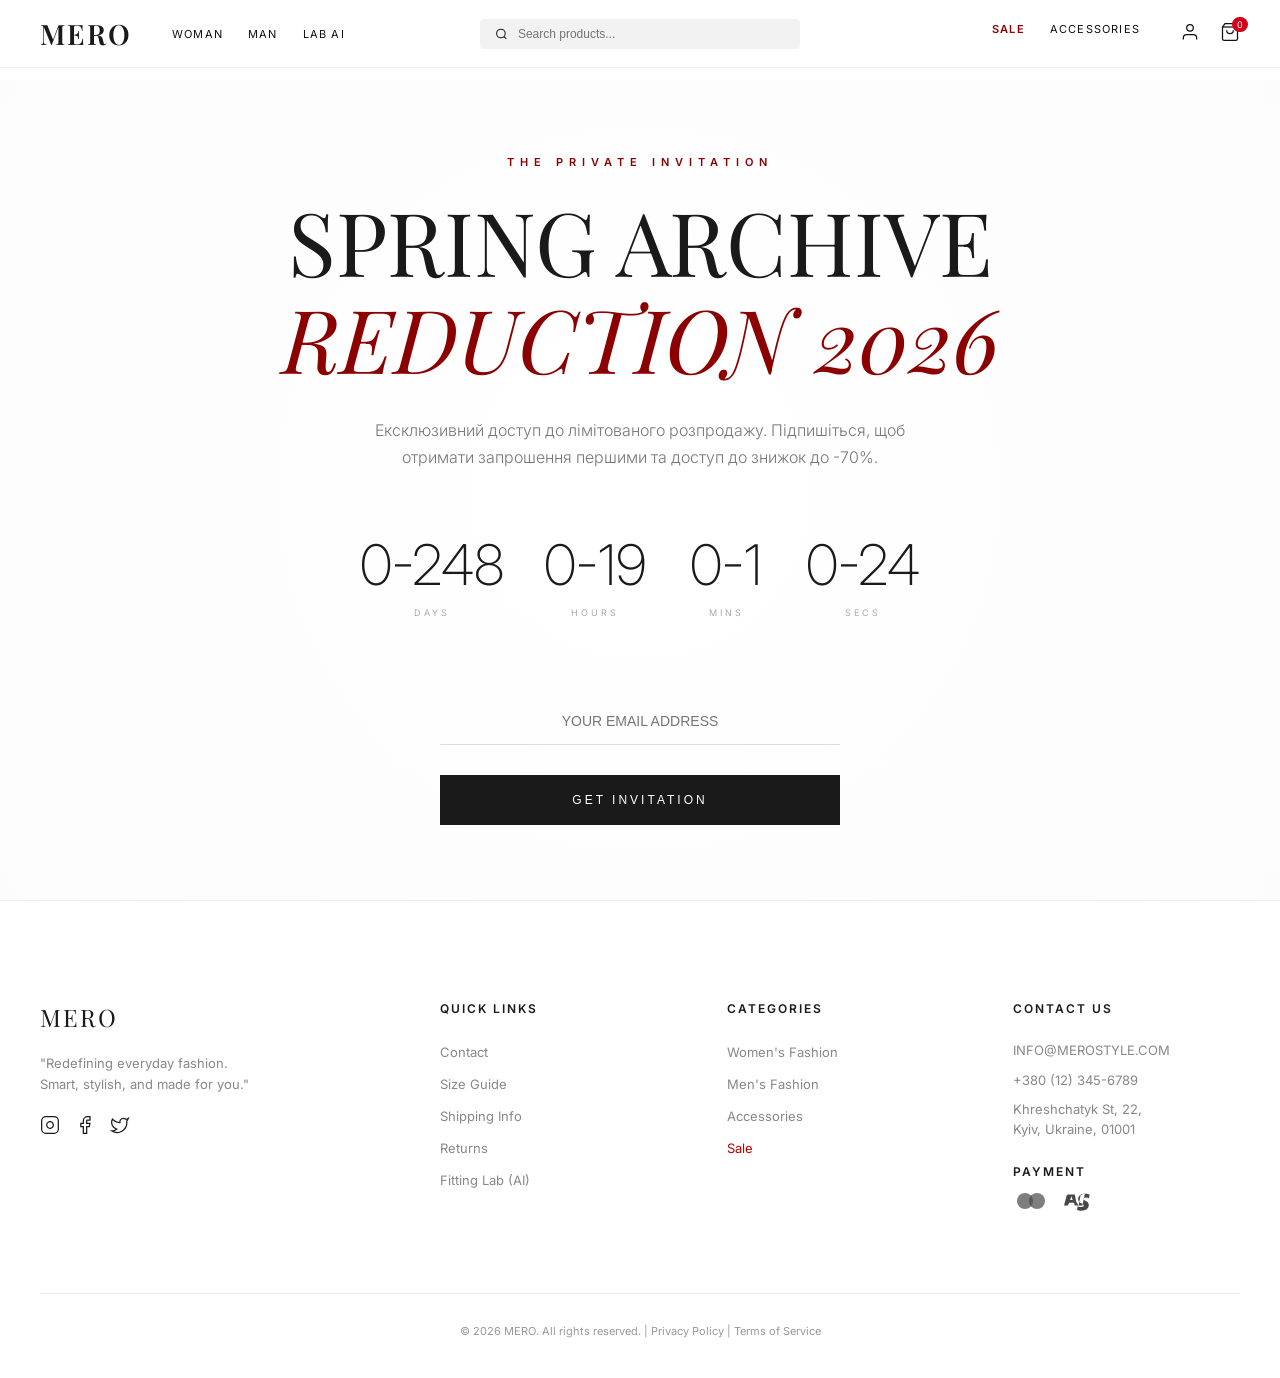
<file: promo.html>
<!DOCTYPE html>
<html lang="uk">
<head>
    <meta charset="UTF-8">
    <meta name="viewport" content="width=device-width, initial-scale=1.0">
    <title>MERO | THE ARCHIVE SALE</title>
    <link rel="stylesheet" href="style.css">
    <link href="https://fonts.googleapis.com/css2?family=Playfair+Display:ital,wght@0,400;0,700;1,400&family=Inter:wght@200;300;400;600&display=swap" rel="stylesheet">

    <style>
        :root {
            --mero-red: #8b0000;
            --mero-text: #1a1a1a;
            --mero-grey: #f4f4f4;
        }

        body.promo-centered {
            background-color: #fff;
            color: var(--mero-text);
            margin: 0;
            overflow-x: hidden;
            -webkit-font-smoothing: antialiased;
        }


        .promo-container {
            min-height: calc(100vh - 80px);
            display: flex;
            flex-direction: column;
            align-items: center;
            justify-content: center;
            text-align: center;
            padding: 40px 20px;
            margin-top: 80px;
            background: radial-gradient(circle at center, #fff 0%, #fcfcfc 100%);
        }

        .promo-badge {
            font-size: 11px;
            text-transform: uppercase;
            letter-spacing: 6px;
            color: var(--mero-red);
            margin-bottom: 24px;
            font-weight: 600;
            opacity: 0;
            animation: fadeInDown 1s forwards;
        }

        .promo-title {
            font-family: 'Playfair Display', serif;
            font-size: clamp(2.5rem, 8vw, 5.5rem);
            line-height: 1.1;
            margin-bottom: 30px;
            font-weight: 400;
            opacity: 0;
            animation: fadeInUp 1s 0.3s forwards;
        }

        .promo-title span {
            font-style: italic;
            display: block;
            color: var(--mero-red);
        }

        .promo-subtitle {
            font-size: 16px;
            color: #777;
            max-width: 550px;
            margin-bottom: 60px;
            line-height: 1.7;
            font-weight: 300;
            opacity: 0;
            animation: fadeInUp 1s 0.6s forwards;
        }


        .timer-center {
            display: flex;
            gap: 40px;
            margin-bottom: 80px;
            opacity: 0;
            animation: fadeIn 1.5s 0.9s forwards;
        }

        .t-block {
            display: flex;
            flex-direction: column;
            min-width: 80px;
        }

        .t-digit {
            font-size: clamp(2rem, 5vw, 3.5rem);
            font-weight: 200;
            font-family: 'Inter', sans-serif;
            margin-bottom: 8px;
        }

        .t-text {
            font-size: 9px;
            text-transform: uppercase;
            letter-spacing: 3px;
            color: #aaa;
        }


        .promo-form-wrap {
            width: 100%;
            max-width: 400px;
            opacity: 0;
            animation: fadeInUp 1s 1.2s forwards;
        }

        .promo-form {
            display: flex;
            flex-direction: column;
            gap: 20px;
        }

        .promo-input {
            border: none;
            border-bottom: 1px solid #ddd;
            padding: 15px 0;
            font-size: 14px;
            text-align: center;
            outline: none;
            transition: border-color 0.3s;
            background: transparent;
        }

        .promo-input:focus {
            border-bottom-color: var(--mero-red);
        }

        .promo-btn {
            background: var(--mero-text);
            color: #fff;
            border: none;
            padding: 18px 40px;
            font-size: 12px;
            letter-spacing: 3px;
            text-transform: uppercase;
            cursor: pointer;
            transition: all 0.3s cubic-bezier(0.4, 0, 0.2, 1);
            margin-top: 10px;
        }

        .promo-btn:hover {
            background: var(--mero-red);
            letter-spacing: 5px;
        }


        @keyframes fadeInUp {
            from { opacity: 0; transform: translateY(30px); }
            to { opacity: 1; transform: translateY(0); }
        }
        @keyframes fadeInDown {
            from { opacity: 0; transform: translateY(-30px); }
            to { opacity: 1; transform: translateY(0); }
        }
        @keyframes fadeIn {
            from { opacity: 0; }
            to { opacity: 1; }
        }

        @media (max-width: 600px) {
            .timer-center { gap: 20px; }
            .t-digit { font-size: 1.8rem; }
            .promo-title { font-size: 2.5rem; }
        }


        .social-icons { display: flex; gap: 15px; margin-top: 15px; }
        .social-link { color: #1a1a1a; transition: opacity 0.3s ease; display: flex; align-items: center; }
        .social-link:hover { opacity: 0.6; }
        .payment-icons { display: flex; gap: 15px; align-items: center; color: #1a1a1a; opacity: 0.8; margin-top: 10px; }
    </style>
</head>
<body class="promo-centered content-loaded">

    <header class="header">
        <div class="header-section left">
            <a href="index.html" class="logo" style="text-decoration: none; color: inherit;">MERO</a>
            <nav class="nav-links">
                <a href="catalog.html">Woman</a>
                <a href="#">Man</a>
                <a href="lab.html" class="lab-nav-link">Lab <span class="ai-badge">AI</span></a>
            </nav>
        </div>
        <div class="header-section center">
            <div class="search-bar">
                <svg width="14" height="14" viewBox="0 0 24 24" fill="none" stroke="currentColor" stroke-width="2"><circle cx="11" cy="11" r="8"></circle><line x1="21" y1="21" x2="16.65" y2="16.65"></line></svg>
                <input type="text" placeholder="Search products...">
            </div>
        </div>
        <div class="header-section right">
            <nav class="nav-links">
                <a href="promo.html" class="sale" style="color: var(--mero-red); font-weight: 600;">Sale</a>
                <a href="#">Accessories</a>
            </nav>
            <div class="header-icons">
                <a href="auth.html" class="icon-btn" id="user-icon-link" title="Sign In">
                    <svg width="20" height="20" viewBox="0 0 24 24" fill="none" stroke="currentColor" stroke-width="1.5"><path d="M20 21v-2a4 4 0 0 0-4-4H8a4 4 0 0 0-4 4v2"></path><circle cx="12" cy="7" r="4"></circle></svg>
                </a>
                <a href="#" class="icon-btn cart">
                    <svg width="20" height="20" viewBox="0 0 24 24" fill="none" stroke="currentColor" stroke-width="1.5"><path d="M6 2L3 6v14a2 2 0 0 0 2 2h14a2 2 0 0 0 2-2V6l-3-4Z"></path><line x1="3" x2="21" y1="6" y2="6"></line><path d="M16 10a4 4 0 0 1-8 0"></path></svg>
                    <span class="badge">0</span>
                </a>
            </div>
        </div>
    </header>

    <main class="promo-container">
        <span class="promo-badge">The Private Invitation</span>

        <h1 class="promo-title">
            SPRING ARCHIVE <br>
            <span>REDUCTION 2026</span>
        </h1>

        <p class="promo-subtitle">
            Ексклюзивний доступ до лімітованого розпродажу. Підпишіться, щоб отримати запрошення першими та доступ до знижок до -70%.
        </p>

        <div class="timer-center">
            <div class="t-block"><span class="t-digit" id="d">00</span><span class="t-text">Days</span></div>
            <div class="t-block"><span class="t-digit" id="h">00</span><span class="t-text">Hours</span></div>
            <div class="t-block"><span class="t-digit" id="m">00</span><span class="t-text">Mins</span></div>
            <div class="t-block"><span class="t-digit" id="s">00</span><span class="t-text">Secs</span></div>
        </div>

        <div class="promo-form-wrap">
            <form class="promo-form" onsubmit="event.preventDefault(); handleSubscribe()">
                <input type="email" class="promo-input" id="email" placeholder="YOUR EMAIL ADDRESS" required>
                <button type="submit" class="promo-btn" id="submit-btn">Get Invitation</button>
            </form>
        </div>
    </main>

    <footer class="footer">
        <div class="footer-container">
            <div class="footer-grid">
                <div class="footer-col">
                    <div class="footer-logo">MERO</div>
                    <p class="footer-desc">"Redefining everyday fashion. <br> Smart, stylish, and made for you."</p>

                    <div class="social-icons">
                        <a href="#" class="social-link" aria-label="Instagram">
                            <svg width="20" height="20" viewBox="0 0 24 24" fill="none" stroke="currentColor" stroke-width="1.5"><rect x="2" y="2" width="20" height="20" rx="5" ry="5"></rect><path d="M16 11.37A4 4 0 1 1 12.63 8 4 4 0 0 1 16 11.37z"></path><line x1="17.5" y1="6.5" x2="17.51" y2="6.5"></line></svg>
                        </a>
                        <a href="#" class="social-link" aria-label="Facebook">
                            <svg width="20" height="20" viewBox="0 0 24 24" fill="none" stroke="currentColor" stroke-width="1.5"><path d="M18 2h-3a5 5 0 0 0-5 5v3H7v4h3v8h4v-8h3l1-4h-4V7a1 1 0 0 1 1-1h3z"></path></svg>
                        </a>
                        <a href="#" class="social-link" aria-label="Twitter">
                            <svg width="20" height="20" viewBox="0 0 24 24" fill="none" stroke="currentColor" stroke-width="1.5"><path d="M22 4s-.7 2.1-2 3.4c1.6 10-9.4 17.3-18 11.6 2.2.1 4.4-.6 6-2C3 15.5.5 9.6 3 5c2.2 2.6 5.6 4.1 9 4-.9-4.2 4-6.6 7-3.8 1.1 0 3-1.2 3-1.2z"></path></svg>
                        </a>
                    </div>
                </div>
                <div class="footer-col">
                    <h4>Quick Links</h4>
                    <ul>
                        <li><a href="contact.html">Contact</a></li>
                       <li><a href="size-guide.html">Size Guide</a></li>
                        <li><a href="shipping-info.html">Shipping Info</a></li>
                       <li><a href="returns.html">Returns</a></li>
                       <li><a href="lab.html">Fitting Lab (AI)</a></li>
                    </ul>
                </div>
                <div class="footer-col">
                    <h4>Categories</h4>
                    <ul>
                        <li><a href="catalog.html">Women's Fashion</a></li>
                        <li><a href="catalog.html">Men's Fashion</a></li>
                        <li><a href="accessories.html">Accessories</a></li>
                        <li><a href="promo.html" style="color: #bc0000;">Sale</a></li>
                    </ul>
                </div>
                <div class="footer-col">
                    <h4>Contact Us</h4>
                    <p class="contact-info">INFO@MEROSTYLE.COM</p>
                    <p class="contact-info">+380 (12) 345-6789</p>
                    <p class="contact-info">Khreshchatyk St, 22, <br> Kyiv, Ukraine, 01001</p>

                    <div class="payment-methods" style="margin-top: 25px;">
                        <h4 style="margin-bottom: 5px;">Payment</h4>
                        <div class="payment-icons">
                            <svg width="36" height="24" viewBox="0 0 36 24">
                                <circle cx="12" cy="12" r="8" fill="currentColor" fill-opacity="0.7"/>
                                <circle cx="24" cy="12" r="8" fill="currentColor" fill-opacity="0.7"/>
                            </svg>
                            <svg width="36" height="24" viewBox="0 0 36 24" fill="currentColor">
                                <path d="M14.5 16.5l2.4-11.4h3.9l-2.4 11.4h-3.9zm11.4-11.1c-1.1-.3-2.9-.6-4.7-.6-4.2 0-7.1 2.3-7.1 5.5 0 2.3 2.1 3.6 3.6 4.3 1.5.8 2 1.3 2 1.9 0 1-1.2 1.6-2.4 1.6-1.7 0-2.6-.2-3.7-.8l-.5 3.7c.9.5 2.5.8 4.3.8 4.5 0 7.4-2.2 7.4-5.7 0-1.9-1.1-3.2-3.4-4.3-1.4-.7-2-1.2-2-1.8 0-.6.8-1.4 2.3-1.4 1.4 0 2.5.3 3.3.7l.5-3.5zm-13.7 7.4l-1.4-7.4H4.3c-.7 0-1.3.4-1.6 1l-2.7 10h4.1s.7-2 .9-2.6h5.1c.1.6.6 2.6.6 2.6h3.8zm-4.8-5.5l1.3 3.6H6.1l1.3-3.6z"/>
                            </svg>
                        </div>
                    </div>
                </div>
            </div>
            <div class="footer-bottom">
                <p>© 2026 MERO. All rights reserved. | <a href="#">Privacy Policy</a> | <a href="#">Terms of Service</a></p>
            </div>
        </div>
    </footer>

    <script src="script.js"></script>

    <div class="cart-overlay" id="cart-overlay"></div>
    <div class="side-cart" id="side-cart">
        <div class="cart-header">
            <h2 class="cart-title">YOUR BAG (<span id="cart-count-title">0</span>)</h2>
            <button class="close-cart" id="close-cart">✕ CLOSE</button>
        </div>
        <div class="cart-items" id="cart-items-container">
            <p class="empty-msg">Your bag is currently empty.</p>
        </div>
        <div class="cart-footer">
            <div class="cart-total">
                <span>SUBTOTAL</span>
                <span id="cart-subtotal">0 UAH</span>
            </div>
            <p class="shipping-note">Shipping & taxes calculated at checkout.</p>
            <button class="btn-black checkout-btn">CHECKOUT</button>
            <a href="catalog.html" class="continue-shopping">Continue Shopping</a>
        </div>
    </div>

    <script>

        document.addEventListener('DOMContentLoaded', () => {
            const header = document.querySelector('.header');
            window.addEventListener('scroll', () => {
                if (window.scrollY > 50) {
                    header.style.background = 'rgba(255, 255, 255, 0.95)';
                    header.style.boxShadow = '0 2px 20px rgba(0,0,0,0.05)';
                } else {
                    header.style.background = '#fff';
                    header.style.boxShadow = 'none';
                }
            });
        });


        function updateTimer() {

            const targetDate = new Date('April 01, 2026 00:00:00').getTime();
            const now = new Date().getTime();
            const diff = targetDate - now;

            const d = Math.floor(diff / (1000 * 60 * 60 * 24));
            const h = Math.floor((diff % (1000 * 60 * 60 * 24)) / (1000 * 60 * 60));
            const m = Math.floor((diff % (1000 * 60 * 60)) / (1000 * 60));
            const s = Math.floor((diff % (1000 * 60)) / 1000);

            document.getElementById('d').innerText = d < 10 ? '0'+d : d;
            document.getElementById('h').innerText = h < 10 ? '0'+h : h;
            document.getElementById('m').innerText = m < 10 ? '0'+m : m;
            document.getElementById('s').innerText = s < 10 ? '0'+s : s;
        }

        function handleSubscribe() {
            const btn = document.getElementById('submit-btn');
            btn.innerText = 'INVITATION SENT';
            btn.style.background = '#8b0000';
            setTimeout(() => {
                alert('Дякуємо! Ми надішлемо ваше запрошення найближчим часом.');
            }, 500);
        }

        setInterval(updateTimer, 1000);
        updateTimer();
    </script>
</body>
</html>
</file>
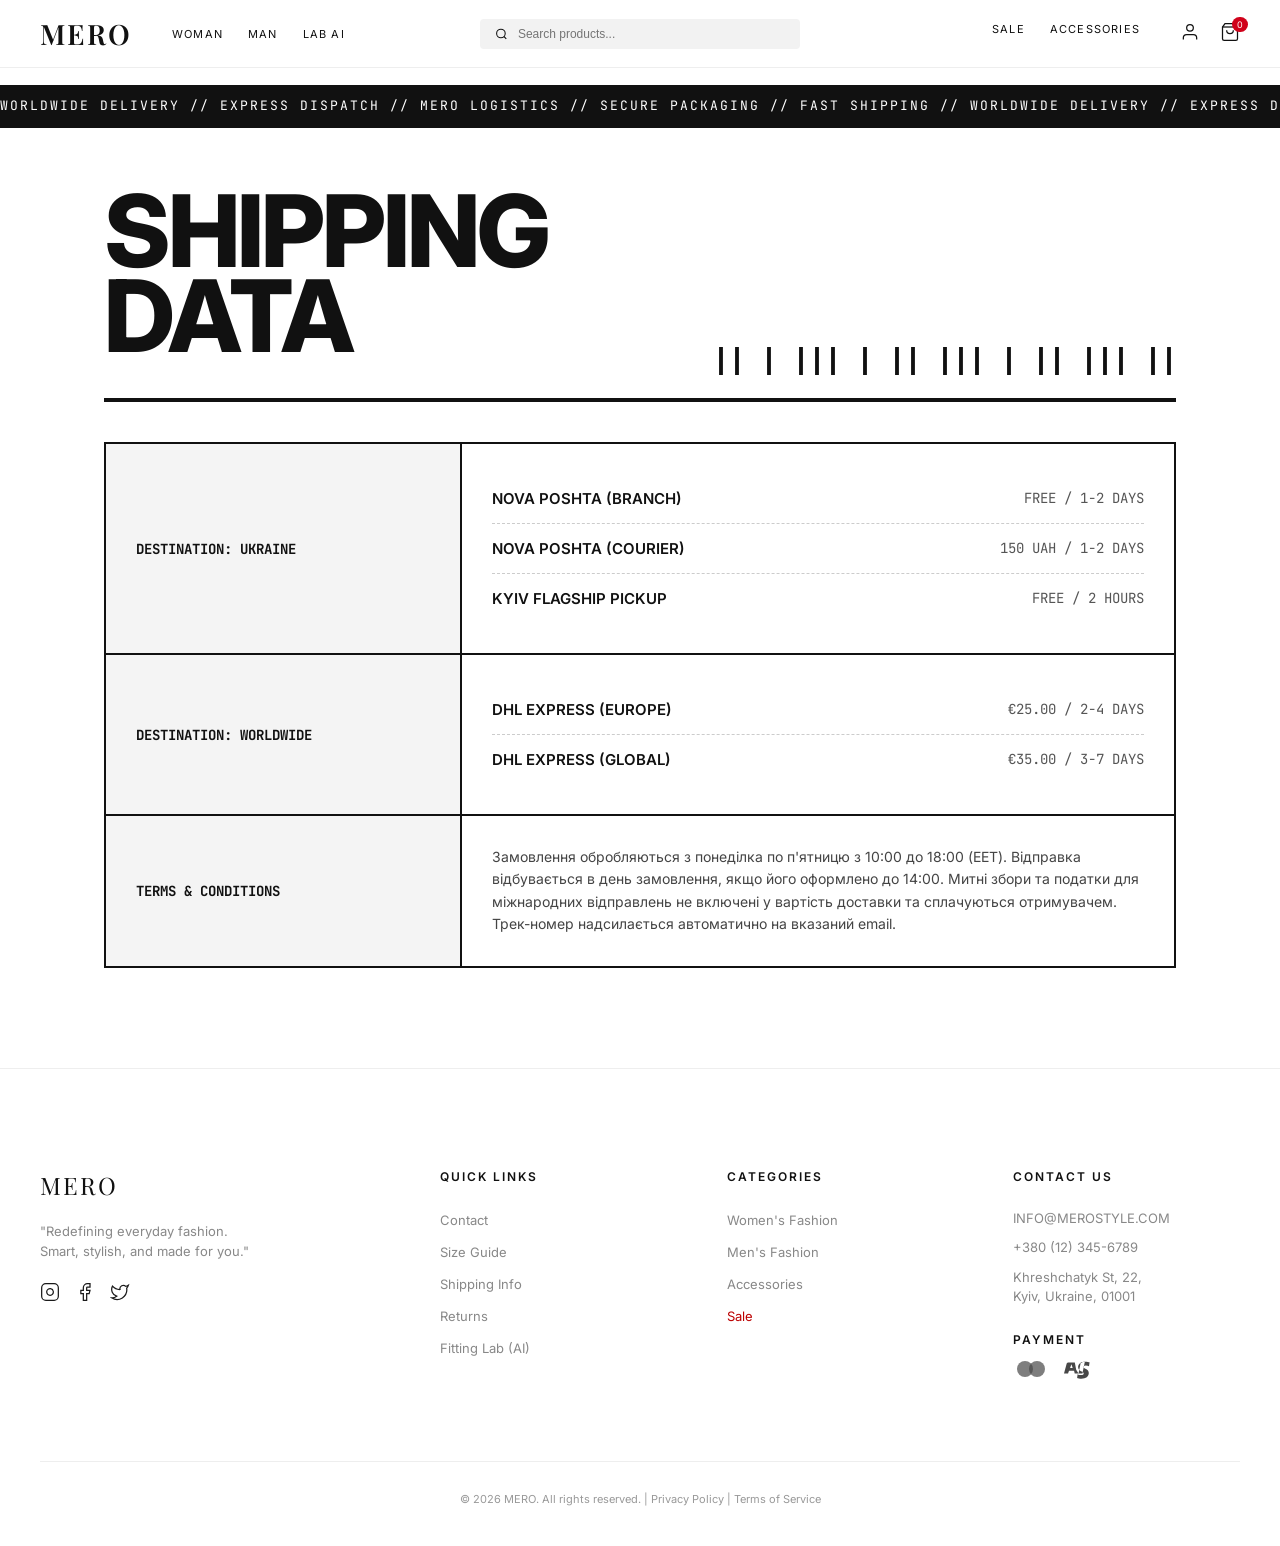
<file: shipping-info.html>
<!DOCTYPE html>
<html lang="uk">
<head>
    <meta charset="UTF-8">
    <meta name="viewport" content="width=device-width, initial-scale=1.0">
    <title>MERO | Logistics & Shipping</title>
    <link rel="stylesheet" href="style.css">
    <link href="https://fonts.googleapis.com/css2?family=Playfair+Display:ital,wght@0,400;0,700;1,400&family=Inter:wght@200;300;400;600;800&family=JetBrains+Mono:wght@400;700&display=swap" rel="stylesheet">

    <style>
        .social-icons { display: flex; gap: 15px; margin-top: 15px; }
        .social-link { color: #1a1a1a; transition: opacity 0.3s ease; display: flex; align-items: center; }
        .social-link:hover { opacity: 0.6; }
        .payment-icons { display: flex; gap: 15px; align-items: center; color: #1a1a1a; opacity: 0.8; margin-top: 10px; }
    </style>
</head>
<body class="content-loaded">

    <header class="header">
        <div class="header-section left">
            <a href="index.html" class="logo" style="text-decoration: none; color: inherit;">MERO</a>
            <nav class="nav-links">
                <a href="catalog.html">Woman</a>
                <a href="#">Man</a>
                <a href="lab.html" class="lab-nav-link">Lab <span class="ai-badge">AI</span></a>
            </nav>
        </div>
        <div class="header-section center">
            <div class="search-bar">
                <svg width="14" height="14" viewBox="0 0 24 24" fill="none" stroke="currentColor" stroke-width="2"><circle cx="11" cy="11" r="8"></circle><line x1="21" y1="21" x2="16.65" y2="16.65"></line></svg>
                <input type="text" placeholder="Search products...">
            </div>
        </div>
        <div class="header-section right">
            <nav class="nav-links">
                <a href="promo.html" class="sale">Sale</a>
                <a href="#">Accessories</a>
            </nav>
            <div class="header-icons">
                <a href="auth.html" class="icon-btn" id="user-icon-link" title="Sign In">
                    <svg width="20" height="20" viewBox="0 0 24 24" fill="none" stroke="currentColor" stroke-width="1.5"><path d="M20 21v-2a4 4 0 0 0-4-4H8a4 4 0 0 0-4 4v2"></path><circle cx="12" cy="7" r="4"></circle></svg>
                </a>
                <a href="#" class="icon-btn cart">
                    <svg width="20" height="20" viewBox="0 0 24 24" fill="none" stroke="currentColor" stroke-width="1.5"><path d="M6 2L3 6v14a2 2 0 0 0 2 2h14a2 2 0 0 0 2-2V6l-3-4Z"></path><line x1="3" x2="21" y1="6" y2="6"></line><path d="M16 10a4 4 0 0 1-8 0"></path></svg>
                    <span class="badge">0</span>
                </a>
            </div>
        </div>
    </header>

    <main class="logistics-page">
        <div class="ticker-wrap">
            <div class="ticker">
                WORLDWIDE DELIVERY // EXPRESS DISPATCH // MERO LOGISTICS // SECURE PACKAGING // FAST SHIPPING // WORLDWIDE DELIVERY // EXPRESS DISPATCH // MERO LOGISTICS // SECURE PACKAGING // FAST SHIPPING //
            </div>
        </div>

        <div class="logistics-container">
            <div class="logistics-header">
                <h1 class="brutal-heading">SHIPPING<br>DATA</h1>
                <div class="barcode-fake">|| | ||| | || ||| | || ||| ||</div>
            </div>

            <div class="logistics-grid">
                <div class="log-cell title-cell">DESTINATION: UKRAINE</div>
                <div class="log-cell data-cell">
                    <div class="method-row">
                        <span class="method-name">NOVA POSHTA (BRANCH)</span>
                        <span class="method-val">FREE / 1-2 DAYS</span>
                    </div>
                    <div class="method-row">
                        <span class="method-name">NOVA POSHTA (COURIER)</span>
                        <span class="method-val">150 UAH / 1-2 DAYS</span>
                    </div>
                    <div class="method-row">
                        <span class="method-name">KYIV FLAGSHIP PICKUP</span>
                        <span class="method-val">FREE / 2 HOURS</span>
                    </div>
                </div>

                <div class="log-cell title-cell">DESTINATION: WORLDWIDE</div>
                <div class="log-cell data-cell">
                    <div class="method-row">
                        <span class="method-name">DHL EXPRESS (EUROPE)</span>
                        <span class="method-val">€25.00 / 2-4 DAYS</span>
                    </div>
                    <div class="method-row">
                        <span class="method-name">DHL EXPRESS (GLOBAL)</span>
                        <span class="method-val">€35.00 / 3-7 DAYS</span>
                    </div>
                </div>

                <div class="log-cell title-cell">TERMS & CONDITIONS</div>
                <div class="log-cell data-cell text-small">
                    Замовлення обробляються з понеділка по п'ятницю з 10:00 до 18:00 (EET). Відправка відбувається в день замовлення, якщо його оформлено до 14:00. Митні збори та податки для міжнародних відправлень не включені у вартість доставки та сплачуються отримувачем. Трек-номер надсилається автоматично на вказаний email.
                </div>
            </div>
        </div>
    </main>

    <footer class="footer">
        <div class="footer-container">
            <div class="footer-grid">
                <div class="footer-col">
                    <div class="footer-logo">MERO</div>
                    <p class="footer-desc">"Redefining everyday fashion. <br> Smart, stylish, and made for you."</p>

                    <div class="social-icons">
                        <a href="#" class="social-link" aria-label="Instagram">
                            <svg width="20" height="20" viewBox="0 0 24 24" fill="none" stroke="currentColor" stroke-width="1.5"><rect x="2" y="2" width="20" height="20" rx="5" ry="5"></rect><path d="M16 11.37A4 4 0 1 1 12.63 8 4 4 0 0 1 16 11.37z"></path><line x1="17.5" y1="6.5" x2="17.51" y2="6.5"></line></svg>
                        </a>
                        <a href="#" class="social-link" aria-label="Facebook">
                            <svg width="20" height="20" viewBox="0 0 24 24" fill="none" stroke="currentColor" stroke-width="1.5"><path d="M18 2h-3a5 5 0 0 0-5 5v3H7v4h3v8h4v-8h3l1-4h-4V7a1 1 0 0 1 1-1h3z"></path></svg>
                        </a>
                        <a href="#" class="social-link" aria-label="Twitter">
                            <svg width="20" height="20" viewBox="0 0 24 24" fill="none" stroke="currentColor" stroke-width="1.5"><path d="M22 4s-.7 2.1-2 3.4c1.6 10-9.4 17.3-18 11.6 2.2.1 4.4-.6 6-2C3 15.5.5 9.6 3 5c2.2 2.6 5.6 4.1 9 4-.9-4.2 4-6.6 7-3.8 1.1 0 3-1.2 3-1.2z"></path></svg>
                        </a>
                    </div>
                </div>
                <div class="footer-col">
                    <h4>Quick Links</h4>
                    <ul>
                        <li><a href="contact.html">Contact</a></li>
                       <li><a href="size-guide.html">Size Guide</a></li>
                        <li><a href="shipping-info.html">Shipping Info</a></li>
                       <li><a href="returns.html">Returns</a></li>
                       <li><a href="lab.html">Fitting Lab (AI)</a></li>
                    </ul>
                </div>
                <div class="footer-col">
                    <h4>Categories</h4>
                    <ul>
                        <li><a href="catalog.html">Women's Fashion</a></li>
                        <li><a href="catalog.html">Men's Fashion</a></li>
                        <li><a href="accessories.html">Accessories</a></li>
                        <li><a href="promo.html" style="color: #bc0000;">Sale</a></li>
                    </ul>
                </div>
                <div class="footer-col">
                    <h4>Contact Us</h4>
                    <p class="contact-info">INFO@MEROSTYLE.COM</p>
                    <p class="contact-info">+380 (12) 345-6789</p>
                    <p class="contact-info">Khreshchatyk St, 22, <br> Kyiv, Ukraine, 01001</p>

                    <div class="payment-methods" style="margin-top: 25px;">
                        <h4 style="margin-bottom: 5px;">Payment</h4>
                        <div class="payment-icons">
                            <svg width="36" height="24" viewBox="0 0 36 24">
                                <circle cx="12" cy="12" r="8" fill="currentColor" fill-opacity="0.7"/>
                                <circle cx="24" cy="12" r="8" fill="currentColor" fill-opacity="0.7"/>
                            </svg>
                            <svg width="36" height="24" viewBox="0 0 36 24" fill="currentColor">
                                <path d="M14.5 16.5l2.4-11.4h3.9l-2.4 11.4h-3.9zm11.4-11.1c-1.1-.3-2.9-.6-4.7-.6-4.2 0-7.1 2.3-7.1 5.5 0 2.3 2.1 3.6 3.6 4.3 1.5.8 2 1.3 2 1.9 0 1-1.2 1.6-2.4 1.6-1.7 0-2.6-.2-3.7-.8l-.5 3.7c.9.5 2.5.8 4.3.8 4.5 0 7.4-2.2 7.4-5.7 0-1.9-1.1-3.2-3.4-4.3-1.4-.7-2-1.2-2-1.8 0-.6.8-1.4 2.3-1.4 1.4 0 2.5.3 3.3.7l.5-3.5zm-13.7 7.4l-1.4-7.4H4.3c-.7 0-1.3.4-1.6 1l-2.7 10h4.1s.7-2 .9-2.6h5.1c.1.6.6 2.6.6 2.6h3.8zm-4.8-5.5l1.3 3.6H6.1l1.3-3.6z"/>
                            </svg>
                        </div>
                    </div>
                </div>
            </div>
            <div class="footer-bottom">
                <p>© 2026 MERO. All rights reserved. | <a href="#">Privacy Policy</a> | <a href="#">Terms of Service</a></p>
            </div>
        </div>
    </footer>

    <script src="script.js"></script>

    <div class="cart-overlay" id="cart-overlay"></div>
    <div class="side-cart" id="side-cart">
        <div class="cart-header">
            <h2 class="cart-title">YOUR BAG (<span id="cart-count-title">0</span>)</h2>
            <button class="close-cart" id="close-cart">✕ CLOSE</button>
        </div>
        <div class="cart-items" id="cart-items-container">
            <p class="empty-msg">Your bag is currently empty.</p>
        </div>
        <div class="cart-footer">
            <div class="cart-total">
                <span>SUBTOTAL</span>
                <span id="cart-subtotal">0 UAH</span>
            </div>
            <p class="shipping-note">Shipping & taxes calculated at checkout.</p>
            <button class="btn-black checkout-btn">CHECKOUT</button>
            <a href="catalog.html" class="continue-shopping">Continue Shopping</a>
        </div>
    </div>

    <script>
        document.addEventListener('DOMContentLoaded', () => {

            const header = document.querySelector('.header');
            window.addEventListener('scroll', () => {
                if (window.scrollY > 50) {
                    header.style.background = 'rgba(255, 255, 255, 0.95)';
                    header.style.boxShadow = '0 2px 20px rgba(0,0,0,0.05)';
                } else {
                    header.style.background = '#fff';
                    header.style.boxShadow = 'none';
                }
            });
        });
    </script>
</body>
</html>
</file>
<file: style.css>
* { margin: 0; padding: 0; box-sizing: border-box; }

:root {
    --bg-gray: #EAEAEA;
    --text-black: #000000;
    --text-muted: #777;
    --border-color: #eee;
    --white: #ffffff;
    --serif: 'Playfair Display', serif;
    --sans: 'Inter', sans-serif;
}

body {
    font-family: var(--sans);
    background-color: var(--white);
    color: var(--text-black);
}


.header {
    display: grid;
    grid-template-columns: 1fr 1fr 1fr;
    align-items: center;
    padding: 15px 40px;
    background: rgba(255, 255, 255, 0.98);
    border-bottom: 1px solid var(--border-color);
    position: fixed;
    top: 0; width: 100%; z-index: 1000;
}

.header-section.left { display: flex; align-items: center; gap: 40px; }
.header-section.center { display: flex; justify-content: center; }
.header-section.right { display: flex; justify-content: flex-end; gap: 40px; }


.logo, a.logo {
    font-family: var(--serif);
    font-size: 28px;
    font-weight: 600;
    letter-spacing: 2px;
    text-decoration: none;
    color: var(--text-black);
}

.nav-links { display: flex; gap: 25px; }
.nav-links a {
    text-decoration: none; color: var(--text-black);
    text-transform: uppercase; font-size: 11px;
    letter-spacing: 1.2px; transition: 0.3s;
}
.nav-links a:hover { opacity: 0.5; }

.search-bar {
    background: #f2f2f2; padding: 8px 15px; border-radius: 4px;
    display: flex; align-items: center; gap: 10px; width: 320px;
}
.search-bar input { border: none; background: transparent; outline: none; font-size: 12px; width: 100%; }

.header-icons { display: flex; gap: 20px; }
.icon-btn { color: var(--text-black); position: relative; }
.badge {
    position: absolute; top: -5px; right: -8px;
    background: #d0021b; color: white;
    font-size: 9px; padding: 2px 5px; border-radius: 10px;
}


.hero { display: flex; height: 100vh; padding-top: 65px; }
.hero-left, .hero-right { flex: 1; }
.hero-img { width: 100%; height: 100%; object-fit: cover; }
.hero-right { background: var(--bg-gray); display: flex; align-items: center; justify-content: center; padding: 60px; }

.hero-content {
    max-width: 500px; text-align: center;
    opacity: 0; transform: translateY(30px);
    transition: 1.2s cubic-bezier(0.22, 1, 0.36, 1);
}
.content-loaded .hero-content { opacity: 1; transform: translateY(0); }

.pre-title { text-transform: uppercase; font-size: 11px; letter-spacing: 4px; margin-bottom: 20px; color: var(--text-muted); }
h1 { font-family: var(--serif); font-size: 52px; line-height: 1.1; margin-bottom: 20px; }
.italic { font-style: italic; }
.subtitle { font-size: 12px; letter-spacing: 2px; margin-bottom: 40px; color: var(--text-muted); }

.btn-black {
    background: var(--text-black); color: var(--white);
    padding: 18px 45px; text-decoration: none; border-radius: 40px;
    font-size: 12px; letter-spacing: 1px; display: inline-block; cursor: pointer; border: none;
}
.style-quiz { display: block; margin-top: 25px; color: var(--text-black); text-decoration: none; font-size: 12px; font-weight: 500; }


.catalog-page {
    padding-top: 65px;
    min-height: 80vh;
    background: var(--white);
}

.catalog-toolbar {
    display: grid;
    grid-template-columns: 1fr auto 1fr;
    align-items: end;
    padding: 60px 40px 30px;
    border-bottom: 1px solid var(--text-black);
}

.toolbar-title {
    text-align: center;
    opacity: 0;

    animation: luxFadeUp 1.2s cubic-bezier(0.16, 1, 0.3, 1) forwards 0.2s;
}

.toolbar-title h1 {
    font-family: var(--sans);
    font-size: 28px;
    font-weight: 800;
    text-transform: uppercase;
    line-height: 1;
    margin-bottom: 8px;
    letter-spacing: -0.5px;
}

.toolbar-title .items-count {
    font-size: 12px;
    font-weight: 600;
    color: var(--text-muted);
    letter-spacing: 1px;
}

.toolbar-actions {
    display: flex;
    justify-content: flex-end;
    gap: 10px;
    opacity: 0;
    animation: luxFadeUp 1.2s cubic-bezier(0.16, 1, 0.3, 1) forwards 0.4s;
}

.tool-btn {
    background: transparent;
    border: 1px solid var(--text-black);
    color: var(--text-black);
    padding: 8px 20px;
    font-size: 11px;
    font-weight: 600;
    cursor: pointer;
    text-transform: uppercase;
    transition: 0.3s ease;
}

.tool-btn:hover { background: var(--text-black); color: var(--white); }


@keyframes luxFadeUp {
    0% { opacity: 0; transform: translateY(30px); filter: blur(5px); }
    100% { opacity: 1; transform: translateY(0); filter: blur(0); }
}


.st-grid {
    display: grid;
    grid-template-columns: repeat(4, 1fr);
    background: var(--text-black);
    gap: 1px;
    border-bottom: 1px solid var(--text-black);
}

.st-card {
    background: var(--white);
    position: relative;
    padding: 20px;
    opacity: 0;

    animation: luxCardReveal 1.4s cubic-bezier(0.16, 1, 0.3, 1) forwards;
}


.st-card:nth-child(1) { animation-delay: 0.1s; }
.st-card:nth-child(2) { animation-delay: 0.25s; }
.st-card:nth-child(3) { animation-delay: 0.4s; }
.st-card:nth-child(4) { animation-delay: 0.55s; }

@keyframes luxCardReveal {
    0% { opacity: 0; transform: translateY(60px); filter: blur(10px); }
    100% { opacity: 1; transform: translateY(0); filter: blur(0); }
}

.st-link { display: block; text-decoration: none; color: inherit; }

.st-img {
    position: relative;
    aspect-ratio: 3 / 4;
    background: var(--bg-gray);
    margin-bottom: 15px;
    overflow: hidden;
}

.st-img img {
    width: 100%;
    height: 100%;
    object-fit: cover;

    animation: imageUnfold 1.8s cubic-bezier(0.16, 1, 0.3, 1) forwards;
    transition: transform 0.6s cubic-bezier(0.25, 1, 0.5, 1);
}

@keyframes imageUnfold {
    0% { transform: scale(1.15); filter: brightness(0.8); }
    100% { transform: scale(1); filter: brightness(1); }
}

.st-overlay {
    position: absolute; bottom: 0; left: 0; width: 100%;
    background: rgba(255, 255, 255, 0.95);
    display: flex; flex-direction: column;
    transform: translateY(100%);
    transition: transform 0.4s cubic-bezier(0.16, 1, 0.3, 1);
    border-top: 1px solid var(--border-color);
}

.st-sizes {
    display: flex; justify-content: center; gap: 15px; padding: 15px 0;
    border-bottom: 1px solid var(--border-color);
}
.st-sizes span { font-size: 11px; font-weight: 700; font-family: var(--sans); }
.st-sizes span.sold { color: #ccc; text-decoration: line-through; }

.st-add-btn {
    background: transparent; border: none; padding: 15px; font-size: 11px;
    font-weight: 600; text-transform: uppercase; cursor: pointer; transition: background 0.3s ease;
}
.st-add-btn:hover { background: var(--text-black); color: var(--white); }

.st-card:hover .st-img img { transform: scale(1.04); }
.st-card:hover .st-overlay { transform: translateY(0); }

.st-info { display: flex; justify-content: space-between; align-items: flex-start; gap: 10px; font-family: var(--sans); }
.st-name { font-size: 11px; font-weight: 600; text-transform: uppercase; line-height: 1.4; max-width: 65%; }
.st-price { font-size: 12px; font-weight: 700; white-space: nowrap; }


@media (max-width: 1024px) {
    .st-grid { grid-template-columns: repeat(2, 1fr); }
    .catalog-toolbar { padding: 20px; grid-template-columns: 1fr; text-align: center; gap: 20px; }
    .toolbar-actions { justify-content: center; }
}


.footer {
    background: #fff;
    padding: 100px 40px 40px;
    border-top: 1px solid var(--border-color);
}

.footer-grid {
    display: grid;
    grid-template-columns: 1.5fr 1fr 1fr 1fr;
    gap: 60px;
    margin-bottom: 80px;
}

.footer-logo { font-family: var(--serif); font-size: 24px; letter-spacing: 2px; margin-bottom: 20px; }
.footer-desc { font-size: 13px; color: var(--text-muted); line-height: 1.6; margin-bottom: 20px; }

.social-links a {
    font-size: 11px; text-transform: uppercase; letter-spacing: 1px;
    color: var(--text-black); text-decoration: none; margin-right: 15px; border-bottom: 1px solid transparent;
}
.social-links a:hover { border-bottom: 1px solid #000; }

.footer-col h4 {
    font-size: 12px; text-transform: uppercase; letter-spacing: 2px;
    margin-bottom: 25px; font-weight: 600;
}

.footer-col ul { list-style: none; }
.footer-col ul li { margin-bottom: 12px; }
.footer-col ul li a {
    text-decoration: none; color: var(--text-muted);
    font-size: 13px; transition: 0.3s;
}
.footer-col ul li a:hover { color: #000; padding-left: 5px; }

.contact-info { font-size: 13px; color: var(--text-muted); margin-bottom: 10px; line-height: 1.5; }

.footer-bottom {
    padding-top: 30px;
    border-top: 1px solid var(--border-color);
    text-align: center;
    font-size: 11px;
    color: #999;
}
.footer-bottom a { color: #999; text-decoration: none; }

.auth-overlay {
    position: fixed;
    top: 0; left: 0; width: 100%; height: 100%;
    background: rgba(0, 0, 0, 0.6);
    backdrop-filter: blur(15px);
    -webkit-backdrop-filter: blur(15px);
    z-index: 2000;
    display: flex;
    align-items: center;
    justify-content: center;
    opacity: 0;
    visibility: hidden;
    transition: opacity 0.6s ease, visibility 0.6s ease;
    padding: 20px;
}

.auth-overlay.is-open {
    opacity: 1;
    visibility: visible;
}

.auth-modal {
    background: var(--white);
    width: 100%;
    max-width: 900px;
    height: 550px;
    display: flex;
    position: relative;
    box-shadow: 0 30px 60px rgba(0,0,0,0.15);
    transform: translateY(40px) scale(0.98);
    transition: transform 0.7s cubic-bezier(0.16, 1, 0.3, 1);
    overflow: hidden;
}

.auth-overlay.is-open .auth-modal {
    transform: translateY(0) scale(1);
}


.auth-image {
    width: 45%;
    position: relative;
    background: #111;
}

.auth-image img {
    width: 100%; height: 100%;
    object-fit: cover;
    opacity: 0.9;
}

.auth-image-overlay {
    position: absolute;
    bottom: 40px; left: 40px;
    color: var(--white);
}

.auth-image-overlay h2 {
    font-family: var(--serif);
    font-size: 32px;
    letter-spacing: 3px;
    margin-bottom: 5px;
}

.auth-image-overlay p {
    font-size: 11px;
    font-family: var(--sans);
    letter-spacing: 2px;
    text-transform: uppercase;
    opacity: 0.8;
}


.auth-content {
    width: 55%;
    padding: 70px 60px;
    position: relative;
    display: flex;
    flex-direction: column;
    justify-content: center;
}

.auth-close {
    position: absolute;
    top: 25px; right: 25px;
    background: none; border: none;
    cursor: pointer;
    color: var(--text-muted);
    transition: transform 0.4s cubic-bezier(0.16, 1, 0.3, 1), color 0.3s;
    display: flex; align-items: center; justify-content: center;
}
.auth-close:hover {
    color: var(--text-black);
    transform: rotate(90deg);
}

.auth-tabs {
    display: flex; gap: 40px; margin-bottom: 50px;
}

.auth-tab {
    background: none; border: none; padding-bottom: 8px;
    font-family: var(--sans); font-size: 11px; font-weight: 600;
    letter-spacing: 2px; color: #aaa;
    cursor: pointer; position: relative; transition: color 0.4s;
}

.auth-tab.active { color: var(--text-black); }
.auth-tab::after {
    content: ''; position: absolute;
    bottom: 0; left: 0; width: 0%; height: 1px;
    background: var(--text-black);
    transition: width 0.4s cubic-bezier(0.16, 1, 0.3, 1);
}
.auth-tab.active::after { width: 100%; }

.auth-form {
    display: none;
    animation: luxFadeRight 0.7s cubic-bezier(0.16, 1, 0.3, 1) forwards;
}

.auth-form.active { display: block; }

@keyframes luxFadeRight {
    0% { opacity: 0; transform: translateX(20px); filter: blur(4px); }
    100% { opacity: 1; transform: translateX(0); filter: blur(0); }
}


.input-group {
    position: relative;
    margin-bottom: 35px;
}

.input-group input {
    width: 100%;
    padding: 10px 0;
    font-size: 13px;
    font-family: var(--sans);
    border: none;
    border-bottom: 1px solid #ddd;
    background: transparent;
    outline: none;
    transition: border-color 0.4s;
}

.input-group input:focus { border-bottom-color: var(--text-black); }

.input-group label {
    position: absolute;
    top: 10px; left: 0;
    font-size: 12px; color: #999;
    pointer-events: none;
    transition: 0.4s cubic-bezier(0.16, 1, 0.3, 1);
}

.input-group input:focus ~ label,
.input-group input:valid ~ label {
    top: -14px;
    font-size: 9px;
    font-weight: 700;
    letter-spacing: 1.5px;
    text-transform: uppercase;
    color: var(--text-black);
}

.auth-submit {
    width: 100%; margin-top: 15px; padding: 18px;
    font-size: 11px; font-weight: 600; letter-spacing: 2px;
}
.auth-submit:hover { background: #222; }

.auth-forgot {
    display: block; text-align: left;
    margin-top: 25px; font-size: 11px;
    color: var(--text-muted); text-decoration: none;
    transition: color 0.3s;
    border-bottom: 1px solid transparent;
    width: max-content;
}
.auth-forgot:hover { color: var(--text-black); border-bottom-color: var(--text-black); }


@media (max-width: 768px) {
    .auth-modal { height: auto; max-width: 400px; }
    .auth-image { display: none; }
    .auth-content { width: 100%; padding: 50px 40px; }
}

.auth-page {
    display: flex;
    height: 100vh;
    width: 100vw;
    background: var(--white);
    overflow: hidden;
}


.auth-page-image {
    width: 50%;
    position: relative;
    background: #111;
}

.auth-page-image img {
    width: 100%; height: 100%;
    object-fit: cover;
    opacity: 0.9;
}

.auth-image-overlay {
    position: absolute;
    bottom: 60px; left: 60px;
}

.auth-logo {
    font-family: var(--serif);
    font-size: 40px;
    letter-spacing: 4px;
    color: var(--white);
    text-decoration: none;
    display: block;
    margin-bottom: 10px;
}

.auth-image-overlay p {
    color: var(--white);
    font-size: 12px;
    font-family: var(--sans);
    letter-spacing: 2px;
    text-transform: uppercase;
    opacity: 0.8;
}


.auth-page-content {
    width: 50%;
    display: flex;
    align-items: center;
    justify-content: center;
    position: relative;
}

.auth-form-container {
    width: 100%;
    max-width: 420px;
    padding: 0 40px;
}

.auth-close-page {
    position: absolute;
    top: 40px; right: 40px;
    color: var(--text-muted);
    transition: transform 0.4s cubic-bezier(0.16, 1, 0.3, 1), color 0.3s;
    display: flex; align-items: center; justify-content: center;
}
.auth-close-page:hover {
    color: var(--text-black);
    transform: rotate(90deg);
}

.auth-tabs { display: flex; gap: 40px; margin-bottom: 50px; }

.auth-tab {
    background: none; border: none; padding-bottom: 8px;
    font-family: var(--sans); font-size: 11px; font-weight: 600;
    letter-spacing: 2px; color: #aaa;
    cursor: pointer; position: relative; transition: color 0.4s;
}

.auth-tab.active { color: var(--text-black); }
.auth-tab::after {
    content: ''; position: absolute;
    bottom: 0; left: 0; width: 0%; height: 1px;
    background: var(--text-black);
    transition: width 0.4s cubic-bezier(0.16, 1, 0.3, 1);
}
.auth-tab.active::after { width: 100%; }

.auth-form {
    display: none;
    animation: luxFadeRight 0.7s cubic-bezier(0.16, 1, 0.3, 1) forwards;
}

.auth-form.active { display: block; }

@keyframes luxFadeRight {
    0% { opacity: 0; transform: translateX(20px); filter: blur(4px); }
    100% { opacity: 1; transform: translateX(0); filter: blur(0); }
}


.input-group { position: relative; margin-bottom: 35px; }

.input-group input {
    width: 100%; padding: 10px 0;
    font-size: 13px; font-family: var(--sans);
    border: none; border-bottom: 1px solid #ddd;
    background: transparent; outline: none;
    transition: border-color 0.4s;
}

.input-group input:focus { border-bottom-color: var(--text-black); }

.input-group label {
    position: absolute; top: 10px; left: 0;
    font-size: 12px; color: #999;
    pointer-events: none; transition: 0.4s cubic-bezier(0.16, 1, 0.3, 1);
}

.input-group input:focus ~ label,
.input-group input:valid ~ label {
    top: -14px; font-size: 9px; font-weight: 700;
    letter-spacing: 1.5px; text-transform: uppercase; color: var(--text-black);
}

.auth-submit {
    width: 100%; margin-top: 15px; padding: 18px;
    font-size: 11px; font-weight: 600; letter-spacing: 2px;
}
.auth-submit:hover { background: #222; }

.auth-forgot {
    display: block; text-align: left;
    margin-top: 25px; font-size: 11px;
    color: var(--text-muted); text-decoration: none;
    transition: color 0.3s; width: max-content;
}
.auth-forgot:hover { color: var(--text-black); text-decoration: underline; }


@media (max-width: 900px) {
    .auth-page-image { display: none; }
    .auth-page-content { width: 100%; }
}



.auth-form { display: none; }
.auth-form.active { display: block; }


.auth-form.active .input-group,
.auth-form.active .auth-submit,
.auth-form.active .auth-forgot,
.auth-form.active .auth-divider,
.auth-form.active .auth-social {
    opacity: 0; transform: translateY(15px);
    animation: slideUp 0.6s cubic-bezier(0.16, 1, 0.3, 1) forwards;
}


.auth-form.active .input-group:nth-of-type(1) { animation-delay: 0.1s; }
.auth-form.active .input-group:nth-of-type(2) { animation-delay: 0.2s; }
.auth-form.active .input-group:nth-of-type(3) { animation-delay: 0.3s; }
.auth-form.active .auth-submit { animation-delay: 0.4s; }
.auth-form.active .auth-forgot { animation-delay: 0.5s; }
.auth-form.active .auth-divider { animation-delay: 0.6s; }
.auth-form.active .auth-social { animation-delay: 0.7s; }

@keyframes slideUp {
    0% { opacity: 0; transform: translateY(20px); }
    100% { opacity: 1; transform: translateY(0); }
}

@keyframes fadeIn {
    100% { opacity: 1; }
}


.input-group { position: relative; margin-bottom: 35px; }

.input-group input {
    width: 100%; padding: 10px 0;
    font-size: 13px; font-family: var(--sans);
    border: none; border-bottom: 1px solid #ddd;
    background: transparent; outline: none;
    transition: border-color 0.5s cubic-bezier(0.16, 1, 0.3, 1);
}

.input-group input:focus { border-bottom-color: var(--text-black); }

.input-group label {
    position: absolute; top: 10px; left: 0;
    font-size: 12px; color: #999;
    pointer-events: none; transition: 0.4s cubic-bezier(0.16, 1, 0.3, 1);
}

.input-group input:focus ~ label,
.input-group input:valid ~ label {
    top: -14px; font-size: 9px; font-weight: 700;
    letter-spacing: 1.5px; text-transform: uppercase; color: var(--text-black);
}

.auth-submit {
    width: 100%; margin-top: 15px; padding: 18px;
    font-size: 11px; font-weight: 600; letter-spacing: 2px;
    position: relative; overflow: hidden;
}
.auth-submit:hover { background: #222; transform: translateY(-2px); box-shadow: 0 10px 20px rgba(0,0,0,0.1); }
.auth-submit:active { transform: translateY(0); }

.auth-forgot {
    display: block; text-align: left;
    margin-top: 25px; font-size: 11px;
    color: var(--text-muted); text-decoration: none;
    transition: color 0.3s; width: max-content;
}
.auth-forgot:hover { color: var(--text-black); text-decoration: underline; }


.auth-divider {
    position: relative; text-align: center;
    margin: 35px 0 25px;
}
.auth-divider::before {
    content: ''; position: absolute;
    top: 50%; left: 0; width: 100%; height: 1px;
    background: #eaeaea; z-index: 1;
}
.auth-divider span {
    position: relative; background: var(--white);
    padding: 0 15px; font-size: 9px; font-weight: 600;
    color: #999; text-transform: uppercase; letter-spacing: 2px;
    z-index: 2;
}

.auth-social {
    display: flex; gap: 15px;
}
.social-btn {
    flex: 1; padding: 14px 0;
    background: transparent; border: 1px solid #ddd;
    color: var(--text-black); cursor: pointer;
    display: flex; justify-content: center; align-items: center;
    transition: all 0.4s cubic-bezier(0.16, 1, 0.3, 1);
}
.social-btn:hover {
    border-color: var(--text-black);
    background: #fafafa;
    transform: translateY(-2px);
}
.social-btn:active { transform: translateY(0); }


@media (max-width: 900px) {
    .auth-page-image { display: none; }
    .auth-page-content { width: 100%; }
}


.contact-page {
    padding: 140px 40px 0;
    max-width: 1200px;
    margin: 0 auto;
}

.contact-header {
    text-align: center;
    margin-bottom: 80px;
    opacity: 0;
    animation: slideUp 0.8s cubic-bezier(0.16, 1, 0.3, 1) forwards;
}

.contact-header h1 {
    font-family: var(--serif);
    font-size: 36px;
    letter-spacing: 4px;
    margin-bottom: 10px;
}

.contact-header p {
    font-family: var(--sans);
    color: var(--text-muted);
    font-size: 13px;
    letter-spacing: 1px;
}


.contact-content {
    display: flex;
    gap: 80px;
    margin-bottom: 100px;
}

.contact-info-block, .contact-form-block {
    flex: 1;
}

.contact-info-block h3, .contact-form-block h3 {
    font-family: var(--serif);
    font-size: 20px;
    margin-bottom: 40px;
    border-bottom: 1px solid #eaeaea;
    padding-bottom: 15px;
    letter-spacing: 1px;
}


.info-item {
    margin-bottom: 30px;
}

.info-label {
    display: block;
    font-size: 10px;
    text-transform: uppercase;
    color: #aaa;
    letter-spacing: 2px;
    margin-bottom: 5px;
    font-weight: 600;
}

.info-value {
    font-size: 14px;
    color: var(--text-black);
    text-decoration: none;
    line-height: 1.6;
}

.hover-line {
    position: relative;
    display: inline-block;
}
.hover-line::after {
    content: ''; position: absolute; width: 0; height: 1px;
    bottom: 0; left: 0; background-color: var(--text-black);
    transition: width 0.3s ease;
}
.hover-line:hover::after { width: 100%; }


.c-form .c-input-group {
    position: relative;
    margin-bottom: 40px;
}

.c-form input, .c-form textarea {
    width: 100%;
    padding: 10px 0;
    font-size: 14px;
    font-family: var(--sans);
    border: none;
    border-bottom: 1px solid #ddd;
    background: transparent;
    outline: none;
    transition: border-color 0.4s;
    resize: none;
}

.c-form input:focus, .c-form textarea:focus {
    border-bottom-color: var(--text-black);
}

.c-form label {
    position: absolute;
    top: 10px; left: 0;
    font-size: 13px; color: #999;
    pointer-events: none;
    transition: 0.4s cubic-bezier(0.16, 1, 0.3, 1);
}

.c-form input:focus ~ label, .c-form input:valid ~ label,
.c-form textarea:focus ~ label, .c-form textarea:valid ~ label {
    top: -16px; font-size: 10px; font-weight: 600;
    letter-spacing: 1.5px; text-transform: uppercase; color: var(--text-black);
}

.c-submit {
    width: 100%; padding: 18px;
    font-size: 11px; font-weight: 600; letter-spacing: 2px;
    border: none; cursor: pointer;
    background: var(--text-black); color: var(--white);
    transition: background 0.3s, transform 0.3s;
}
.c-submit:hover { background: #333; transform: translateY(-2px); }


.contact-map {
    width: 100%;
    height: 450px;
    margin-bottom: -5px;

    filter: grayscale(100%) contrast(1.1) opacity(0.8);
    transition: filter 0.5s;
}
.contact-map:hover {
    filter: grayscale(80%) contrast(1) opacity(1);
}

.contact-map iframe {
    width: 100%; height: 100%; border: none;
}


.fade-in-up { opacity: 0; transform: translateY(30px); animation: slideUp 0.8s cubic-bezier(0.16, 1, 0.3, 1) forwards; }
.delay-1 { animation-delay: 0.2s; }
.delay-2 { animation-delay: 0.4s; }
.delay-3 { animation-delay: 0.6s; }


@media (max-width: 900px) {
    .contact-content { flex-direction: column; gap: 50px; }
    .contact-page { padding: 100px 20px 0; }
}

:root {
    --text-black: #111;
    --text-muted: #888;
    --bg-white: #fff;
    --accent: #f8f8f8;
}

.contact-ultra {
    background: var(--bg-white);
    color: var(--text-black);
    padding-top: 100px;
}


.ultra-hero {
    display: flex;
    justify-content: space-between;
    align-items: flex-end;
    padding: 60px 5%;
    min-height: 80vh;
}

.tagline {
    font-size: 11px;
    letter-spacing: 5px;
    text-transform: uppercase;
    color: var(--text-muted);
    margin-bottom: 20px;
}

.ultra-title h1 {
    font-family: 'Playfair Display', serif;
    font-size: clamp(80px, 12vw, 160px);
    line-height: 0.85;
    font-weight: 400;
    letter-spacing: -4px;
}

.ultra-title .indent { padding-left: 100px; }
.ultra-title .italic { font-style: italic; }

.ultra-hero-img-wrap {
    width: 35%;
    aspect-ratio: 3 / 4;
    overflow: hidden;
    position: relative;
    clip-path: inset(0 0 0 0);
}

.ultra-hero-img-wrap img {
    width: 100%; height: 100%;
    object-fit: cover;
    transform: scale(1.1);
    transition: transform 2s cubic-bezier(0.16, 1, 0.3, 1);
}

.contact-ultra:hover .ultra-hero-img-wrap img {
    transform: scale(1);
}


.ultra-content {
    display: flex;
    padding: 100px 5%;
    gap: 15%;
}

.contact-sidebar {
    width: 30%;
}

.contact-box {
    margin-bottom: 80px;
    position: relative;
}

.box-num {
    font-size: 10px;
    color: var(--text-muted);
    position: absolute;
    left: -40px;
    top: 5px;
}

.contact-box h3 {
    font-family: 'Inter', sans-serif;
    font-size: 11px;
    text-transform: uppercase;
    letter-spacing: 3px;
    margin-bottom: 25px;
    font-weight: 600;
}

.box-links a, .contact-box p, .phone-link {
    display: block;
    font-size: 18px;
    text-decoration: none;
    color: var(--text-black);
    margin-bottom: 10px;
    transition: 0.3s;
}

.phone-link:hover, .box-links a:hover {
    padding-left: 10px;
    color: var(--text-muted);
}


.contact-main-form {
    flex: 1;
}

.form-intro {
    font-size: 24px;
    line-height: 1.4;
    margin-bottom: 60px;
    max-width: 500px;
}

.ultra-input {
    margin-bottom: 50px;
    border-bottom: 1px solid #eee;
}

.ultra-input input, .ultra-input textarea {
    width: 100%;
    border: none;
    padding: 20px 0;
    font-size: 16px;
    outline: none;
    background: transparent;
}

.ultra-btn {
    background: var(--text-black);
    color: #fff;
    border: none;
    padding: 25px 50px;
    display: flex;
    align-items: center;
    gap: 20px;
    cursor: pointer;
    font-size: 11px;
    letter-spacing: 3px;
    transition: gap 0.4s;
}

.ultra-btn:hover {
    gap: 40px;
    background: #000;
}


.ultra-map-wrap {
    position: relative;
    height: 600px;
    width: 100%;
    background: #000;
    margin-top: 50px;
}

.map-overlay-text {
    position: absolute;
    z-index: 2;
    top: 50%; left: 50%;
    transform: translate(-50%, -50%);
    text-align: center;
    color: #fff;
    pointer-events: none;
}

.map-overlay-text h3 { font-size: 60px; letter-spacing: 10px; }
.map-overlay-text p { font-size: 12px; letter-spacing: 4px; opacity: 0.7; }

.map-iframe-container {
    width: 100%; height: 100%;
    filter: grayscale(1) invert(1) opacity(0.5);
    transition: opacity 0.8s;
}

.ultra-map-wrap:hover .map-iframe-container {
    opacity: 0.8;
}


.fade-in { opacity: 0; animation: fadeIn 1.5s ease forwards; }
.fade-up { opacity: 0; transform: translateY(40px); animation: fadeUp 1s ease forwards; }
.delay-1 { animation-delay: 0.3s; }
.delay-2 { animation-delay: 0.6s; }
.delay-3 { animation-delay: 0.9s; }

@keyframes fadeIn { to { opacity: 1; } }
@keyframes fadeUp { to { opacity: 1; transform: translateY(0); } }


@media (max-width: 900px) {
    .ultra-hero { flex-direction: column; align-items: flex-start; }
    .ultra-hero-img-wrap { width: 100%; margin-top: 40px; }
    .ultra-content { flex-direction: column; }
    .contact-sidebar { width: 100%; }
    .ultra-title h1 { font-size: 60px; }
}


:root {
    --black: #111;
    --muted: #888;
}


.contact-main-form { flex: 1; }
.form-intro { font-size: 24px; margin-bottom: 60px; max-width: 500px; line-height: 1.4; }

.ultra-input { margin-bottom: 40px; border-bottom: 1px solid #eee; transition: 0.3s; }
.ultra-input:focus-within { border-bottom-color: var(--black); }

.ultra-input input, .ultra-input textarea {
    width: 100%; border: none; padding: 15px 0; outline: none;
    font-size: 16px; background: transparent; font-family: 'Inter', sans-serif;
}

.ultra-btn {
    background: var(--black); color: #fff; border: none;
    padding: 25px 45px; display: flex; align-items: center; gap: 20px;
    cursor: pointer; font-size: 11px; letter-spacing: 2px; transition: 0.4s;
}
.ultra-btn:hover { background: #000; gap: 35px; }


.ultra-map-wrap { height: 500px; width: 100%; background: #000; position: relative; }
.map-iframe-container {
    width: 100%; height: 100%;
    filter: grayscale(1) invert(0.92) contrast(1.2);
    opacity: 0.6; transition: 0.8s;
}
.ultra-map-wrap:hover .map-iframe-container { opacity: 0.9; filter: grayscale(0.5) invert(0); }


.fade-up { opacity: 0; transform: translateY(30px); animation: fUp 1s forwards; }
@keyframes fUp { to { opacity: 1; transform: translateY(0); } }
.delay-1 { animation-delay: 0.2s; }
.delay-2 { animation-delay: 0.4s; }


.size-guide-page {
    padding-top: 120px;
    background: var(--white);
    min-height: 100vh;
    max-width: 1200px;
    margin: 0 auto;
    padding-bottom: 100px;
}

.sg-hero {
    padding: 0 5%;
    margin-bottom: 80px;
    text-align: center;
}

.sg-title-box .tagline {
    font-size: 11px;
    letter-spacing: 4px;
    text-transform: uppercase;
    color: var(--text-muted);
    margin-bottom: 15px;
}

.sg-title-box h1 {
    font-family: var(--serif);
    font-size: clamp(50px, 8vw, 80px);
    font-weight: 400;
    letter-spacing: -2px;
    line-height: 1;
}

.sg-content {
    display: flex;
    gap: 80px;
    padding: 0 5%;
}


.sg-measurements {
    flex: 1;
}

.sg-measurements h3 {
    font-family: var(--serif);
    font-size: 32px;
    margin-bottom: 40px;
    border-bottom: 1px solid #eaeaea;
    padding-bottom: 20px;
}

.measure-item {
    display: flex;
    gap: 25px;
    margin-bottom: 40px;
}

.measure-num {
    font-family: var(--serif);
    font-size: 14px;
    font-weight: 700;
    color: var(--text-muted);
    margin-top: 2px;
}

.measure-text h4 {
    font-size: 13px;
    text-transform: uppercase;
    letter-spacing: 2px;
    margin-bottom: 10px;
    font-weight: 600;
}

.measure-text p {
    font-size: 14px;
    color: #666;
    line-height: 1.6;
}

.sg-image-wrap {
    width: 100%;
    height: 400px;
    overflow: hidden;
    margin-top: 50px;
}

.sg-image-wrap img {
    width: 100%;
    height: 100%;
    object-fit: cover;
    filter: grayscale(0.2);
}


.sg-table-section {
    flex: 1.2;
}

.table-header-block {
    margin-bottom: 40px;
}

.table-header-block h3 {
    font-family: var(--sans);
    font-size: 14px;
    text-transform: uppercase;
    letter-spacing: 2px;
    margin-bottom: 10px;
}

.table-desc {
    font-size: 13px;
    color: var(--text-muted);
}

.sg-table-wrapper {
    overflow-x: auto;
}

.sg-table {
    width: 100%;
    border-collapse: collapse;
    text-align: left;
}

.sg-table th, .sg-table td {
    padding: 20px 15px;
    border-bottom: 1px solid #eaeaea;
}

.sg-table th {
    font-size: 11px;
    text-transform: uppercase;
    letter-spacing: 2px;
    color: var(--text-muted);
    font-weight: 600;
}

.sg-table td {
    font-size: 14px;
    color: var(--text-black);
}

.sg-table tbody tr {
    transition: background-color 0.3s;
}

.sg-table tbody tr:hover {
    background-color: #f9f9f9;
}


.fade-up {
    opacity: 0;
    transform: translateY(30px);
    animation: fUp 1s cubic-bezier(0.16, 1, 0.3, 1) forwards;
}
.delay-1 { animation-delay: 0.2s; }
.delay-2 { animation-delay: 0.4s; }

@keyframes fUp {
    to { opacity: 1; transform: translateY(0); }
}


@media (max-width: 900px) {
    .sg-content {
        flex-direction: column;
        gap: 50px;
    }
}


.logistics-page { padding-top: 85px; background: #fff; min-height: 100vh; }
.ticker-wrap { width: 100%; overflow: hidden; background: var(--text-black); color: var(--white); padding: 12px 0; border-bottom: 2px solid var(--text-black); }
.ticker { white-space: nowrap; font-family: 'JetBrains Mono', monospace, sans-serif; font-size: 13px; letter-spacing: 2px; animation: tickerAnim 30s linear infinite; }
@keyframes tickerAnim { 0% { transform: translateX(0); } 100% { transform: translateX(-50%); } }
.logistics-container { max-width: 1200px; margin: 60px auto 100px; padding: 0 5%; }
.logistics-header { display: flex; justify-content: space-between; align-items: flex-end; border-bottom: 4px solid var(--text-black); padding-bottom: 20px; margin-bottom: 40px; }
.brutal-heading { font-family: var(--sans); font-size: clamp(50px, 8vw, 100px); font-weight: 800; line-height: 0.85; letter-spacing: -3px; text-transform: uppercase; }
.barcode-fake { font-family: monospace; font-size: 30px; font-weight: bold; letter-spacing: -2px; color: var(--text-black); }

.logistics-grid {
    display: grid;
    grid-template-columns: 1fr 2fr;
    border: 2px solid var(--text-black);
}
.log-cell { padding: 30px; border-bottom: 2px solid var(--text-black); border-right: 2px solid var(--text-black); }
.log-cell:nth-child(even) { border-right: none; }
.log-cell:nth-last-child(-n+2) { border-bottom: none; }
.title-cell { font-family: 'JetBrains Mono', monospace; font-size: 14px; font-weight: 700; text-transform: uppercase; background: #f4f4f4; display: flex; align-items: center; }
.data-cell { background: #fff; }
.method-row { display: flex; justify-content: space-between; border-bottom: 1px dashed #ccc; padding: 15px 0; }
.method-row:last-child { border-bottom: none; }
.method-name { font-weight: 600; font-size: 15px; }
.method-val { font-family: 'JetBrains Mono', monospace; font-size: 14px; color: #555; }
.text-small { font-size: 14px; line-height: 1.6; color: #444; }

@media (max-width: 800px) {
    .logistics-grid { grid-template-columns: 1fr; }
    .log-cell:nth-child(odd) { border-right: none; border-bottom: 2px solid var(--text-black); }
    .method-row { flex-direction: column; gap: 10px; }
    .logistics-header { flex-direction: column; align-items: flex-start; gap: 20px; }
}


.returns-page { display: flex; align-items: flex-start; padding-top: 85px; min-height: 100vh; background-color: var(--white); }
.returns-left { width: 45%; height: calc(100vh - 85px); position: sticky; top: 85px; padding: 40px; }
.sticky-visual { width: 100%; height: 100%; position: relative; overflow: hidden; }
.sticky-visual img { width: 100%; height: 100%; object-fit: cover; filter: contrast(1.1) grayscale(0.2); }
.visual-overlay { position: absolute; bottom: -20px; left: -10px; font-family: var(--sans); font-size: 15vw; font-weight: 800; color: rgba(255, 255, 255, 0.9); line-height: 0.8; letter-spacing: -5px; mix-blend-mode: difference; pointer-events: none; }
.returns-right { width: 55%; padding: 80px 8% 150px 5%; }
.brutalist-title { font-family: var(--sans); font-size: clamp(60px, 8vw, 120px); font-weight: 200; letter-spacing: -4px; line-height: 0.85; margin-bottom: 40px; }
.returns-subtitle { font-size: 20px; color: var(--text-muted); line-height: 1.4; max-width: 500px; margin-bottom: 80px; }
.accordion-group { border-top: 2px solid var(--text-black); margin-bottom: 80px; }
.acc-item { border-bottom: 2px solid var(--text-black); }
.acc-title { font-family: var(--sans); font-size: 22px; font-weight: 600; padding: 30px 0; cursor: pointer; list-style: none; display: flex; justify-content: space-between; align-items: center; transition: 0.3s; }
.acc-title::-webkit-details-marker { display: none; }
.acc-title:hover { color: var(--text-muted); }
.acc-icon { font-size: 30px; font-weight: 200; transition: transform 0.4s; }
.acc-item[open] .acc-icon { transform: rotate(45deg); }
.acc-content { padding-bottom: 30px; font-size: 16px; line-height: 1.6; color: #444; animation: slideDown 0.4s ease forwards; }
.brutalist-list { padding-left: 20px; }
.brutalist-list li { margin-bottom: 10px; }
.brutalist-btn { display: inline-block; background: transparent; color: var(--text-black); font-size: 24px; font-weight: 600; text-decoration: none; border-bottom: 3px solid var(--text-black); padding-bottom: 5px; transition: 0.3s; }
.brutalist-btn:hover { color: var(--text-muted); border-color: var(--text-muted); }

@keyframes slideDown { from { opacity: 0; transform: translateY(-10px); } to { opacity: 1; transform: translateY(0); } }

@media (max-width: 900px) {
    .returns-page { flex-direction: column; }
    .returns-left { width: 100%; height: 50vh; position: relative; top: 0; padding: 20px; }
    .visual-overlay { font-size: 25vw; }
    .returns-right { width: 100%; padding: 50px 5%; }
}


.accessories-page {
    padding-top: 65px;
    background: var(--white);
    min-height: 100vh;
}

.acc-hero {
    text-align: center;
    padding: 120px 5% 80px;
    background: #f9f9f9;
    border-bottom: 1px solid var(--text-black);
}

.acc-hero .pre-title {
    font-family: var(--sans);
    font-size: 11px;
    letter-spacing: 5px;
    text-transform: uppercase;
    color: var(--text-muted);
    margin-bottom: 20px;
}

.acc-hero h1 {
    font-family: var(--serif);
    font-size: clamp(50px, 8vw, 100px);
    font-weight: 400;
    letter-spacing: -2px;
    margin: 0;
    line-height: 1;
}


.profile-page {
    padding-top: 120px;
    background: #fafafa;
    min-height: 100vh;
}

.profile-container {
    max-width: 1200px;
    margin: 0 auto;
    padding: 0 5% 100px;
    display: flex;
    gap: 60px;
}

.profile-sidebar {
    width: 25%;
}

.profile-title {
    font-family: var(--serif);
    font-size: 28px;
    letter-spacing: 2px;
    margin-bottom: 40px;
}

.profile-nav { list-style: none; padding: 0; }
.profile-nav li { margin-bottom: 15px; }
.profile-nav a {
    text-decoration: none; color: var(--text-muted);
    font-size: 13px; text-transform: uppercase; letter-spacing: 1.5px;
    transition: 0.3s; display: block; padding-bottom: 5px; border-bottom: 1px solid transparent;
    width: max-content;
}
.profile-nav a:hover, .profile-nav a.active { color: var(--text-black); border-bottom-color: var(--text-black); }
.profile-nav .logout-link { color: #d93025; margin-top: 40px; }
.profile-nav .logout-link:hover { color: #a51d14; border-bottom-color: #a51d14; }

.profile-content { width: 75%; display: flex; flex-direction: column; gap: 40px; }

.profile-card {
    background: var(--white); padding: 40px;
    border: 1px solid #eaeaea; box-shadow: 0 10px 30px rgba(0,0,0,0.02);
}

.profile-card h3 {
    font-family: var(--sans); font-size: 14px; font-weight: 600;
    text-transform: uppercase; letter-spacing: 2px;
    margin-bottom: 30px; border-bottom: 1px solid #eaeaea; padding-bottom: 15px;
}

.info-group { margin-bottom: 25px; }
.info-group label { display: block; font-size: 11px; text-transform: uppercase; letter-spacing: 1.5px; color: var(--text-muted); margin-bottom: 5px; }
.info-group p { font-size: 16px; font-weight: 500; }

.empty-state { color: var(--text-muted); font-size: 14px; font-style: italic; }

@media (max-width: 800px) {
    .profile-container { flex-direction: column; gap: 40px; }
    .profile-sidebar, .profile-content { width: 100%; }
}



.cart-overlay {
    position: fixed; top: 0; left: 0; width: 100%; height: 100%;
    background: rgba(0,0,0,0.4); z-index: 2000;
    opacity: 0; visibility: hidden; transition: 0.4s;
}
.cart-overlay.active { opacity: 1; visibility: visible; }

.side-cart {
    position: fixed; top: 0; right: -450px; width: 100%; max-width: 450px;
    height: 100%; background: #fff; z-index: 2001;
    transition: 0.5s cubic-bezier(0.25, 0.46, 0.45, 0.94);
    display: flex; flex-direction: column; padding: 40px;
}
.side-cart.active { right: 0; }

.cart-header { display: flex; justify-content: space-between; align-items: center; margin-bottom: 40px; }
.cart-title { font-family: var(--serif); font-size: 20px; letter-spacing: 1px; }
.close-cart { background: none; border: none; font-size: 12px; letter-spacing: 1px; cursor: pointer; color: #666; }

.cart-items { flex-grow: 1; overflow-y: auto; margin-bottom: 30px; }
.empty-msg { color: #999; font-style: italic; text-align: center; margin-top: 50px; }


.cart-item { display: flex; gap: 20px; margin-bottom: 25px; padding-bottom: 20px; border-bottom: 1px solid #f0f0f0; }
.cart-item-img { width: 80px; height: 100px; object-fit: cover; }
.cart-item-info { flex-grow: 1; }
.cart-item-title { font-size: 14px; font-weight: 600; text-transform: uppercase; margin-bottom: 5px; }
.cart-item-price { font-size: 14px; color: #666; margin-bottom: 10px; }
.cart-item-qty { display: flex; align-items: center; gap: 15px; font-size: 12px; }
.qty-btn { cursor: pointer; background: #eee; border: none; width: 24px; height: 24px; border-radius: 50%; }

.cart-footer { border-top: 1px solid #000; padding-top: 30px; }
.cart-total { display: flex; justify-content: space-between; font-weight: 600; font-size: 16px; margin-bottom: 10px; }
.shipping-note { font-size: 11px; color: #888; margin-bottom: 20px; }
.checkout-btn { width: 100%; padding: 18px; margin-bottom: 15px; }
.continue-shopping { display: block; text-align: center; font-size: 12px; color: #000; text-decoration: underline; }


.st-sizes span {
    display: inline-flex;
    align-items: center;
    justify-content: center;
    width: 35px;
    height: 35px;
    border: 1px solid #e0e0e0;
    color: #000;
    font-size: 12px;
    cursor: pointer;
    transition: all 0.2s ease;
    text-transform: uppercase;
    background: #fff;
}


.st-sizes span:hover:not(.sold) {
    border-color: #000;
    background: #f8f8f8;
}


.st-sizes span.active {
    background: #000 !important;
    color: #fff !important;
    border-color: #000 !important;
}


.st-sizes span.sold {
    color: #ccc;
    border-color: #eee;
    cursor: not-allowed;
    text-decoration: line-through;
}


.st-overlay .st-sizes span {
    background: rgba(255, 255, 255, 0.9);
    border: 1px solid #000;
}



.checkout-body.immersion-mode {
    background: #fafafa;
    color: #111;
    font-family: 'Inter', sans-serif;
    min-height: 100vh;
    overflow-x: hidden;
    position: relative;
    display: flex;
    align-items: center;
    justify-content: center;
}


.glow-bg {
    position: fixed; top: 50%; left: 50%; transform: translate(-50%, -50%);
    width: 60vw; height: 60vh;
    background: radial-gradient(circle, rgba(0,0,0,0.02) 0%, rgba(250,250,250,0) 70%);
    z-index: -1; pointer-events: none;
}
#immersion-particles { display: none; }

.back-to-store {
    position: absolute; top: 40px; left: 50px; color: #666;
    text-decoration: none; font-size: 12px; letter-spacing: 2px; font-weight: 600;
    transition: all 0.3s; z-index: 10;
}
.back-to-store:hover { color: #000; transform: translateX(-5px); }


.checkout-scene {
    perspective: 2000px;
    display: grid; grid-template-columns: 1fr 0.8fr; gap: 40px;
    width: 100%; max-width: 1200px; padding: 40px; z-index: 1;
    transition: transform 0.3s ease-out;
}


.checkout-card {
    background: rgba(255, 255, 255, 0.8);
    border: 1px solid rgba(0, 0, 0, 0.05);
    backdrop-filter: blur(20px); -webkit-backdrop-filter: blur(20px);
    border-radius: 12px; padding: 40px;
    box-shadow: 0 15px 35px rgba(0,0,0,0.03);
    transition: all 0.3s ease;
}

.checkout-card:hover {
    transform: translateY(-2px);
    box-shadow: 0 20px 45px rgba(0,0,0,0.06);
    border-color: rgba(0, 0, 0, 0.08);
}

.checkout-main { display: flex; flex-direction: column; gap: 30px; }

.card-title {
    font-family: 'Playfair Display', serif; font-size: 26px; font-weight: 600;
    margin-bottom: 30px; border-bottom: 1px solid rgba(0,0,0,0.08); padding-bottom: 15px;
    color: #000;
}


.input-group-grid { display: grid; grid-template-columns: 1fr 1fr; gap: 20px; }
.floating-input { position: relative; margin-bottom: 25px; }
.floating-input input {
    width: 100%; background: transparent; border: none; border-bottom: 1px solid rgba(0,0,0,0.2);
    color: #000; font-size: 16px; padding: 10px 0; outline: none; transition: 0.3s;
}
.floating-input label {
    position: absolute; top: 10px; left: 0; color: rgba(0,0,0,0.5); font-size: 16px;
    pointer-events: none; transition: 0.3s cubic-bezier(0.2, 0.8, 0.2, 1);
}
.floating-input input:focus { border-bottom-color: #000; }
.floating-input input:focus + label, .floating-input input:not(:placeholder-shown) + label {
    top: -15px; font-size: 11px; color: #000; letter-spacing: 1px; text-transform: uppercase; font-weight: 600;
}


.floating-pay-btn {
    width: 100%; background: #000; color: #fff; border: none; padding: 20px;
    font-size: 16px; font-weight: 700; letter-spacing: 2px; border-radius: 6px;
    cursor: pointer; position: relative; overflow: hidden;
    box-shadow: 0 10px 20px rgba(0,0,0,0.1); transition: all 0.3s;
}
.floating-pay-btn:hover {
    transform: translateY(-2px);
    box-shadow: 0 15px 25px rgba(0,0,0,0.2);
    background: #1a1a1a;
}


.cart-items-wrapper { max-height: 40vh; overflow-y: auto; padding-right: 10px; }
.cart-items-wrapper::-webkit-scrollbar { width: 4px; }
.cart-items-wrapper::-webkit-scrollbar-thumb { background: rgba(0,0,0,0.1); border-radius: 4px; }

.checkout-item {
    display: flex; align-items: center; gap: 20px; margin-bottom: 20px;
    background: #fff; padding: 12px; border-radius: 8px;
    border: 1px solid rgba(0,0,0,0.04); transition: 0.3s;
    box-shadow: 0 2px 8px rgba(0,0,0,0.02);
}
.checkout-item:hover { transform: scale(1.01); box-shadow: 0 5px 15px rgba(0,0,0,0.05); }
.checkout-item img { width: 60px; height: 80px; object-fit: cover; border-radius: 4px; }
.checkout-item-info h4 { font-size: 15px; margin-bottom: 5px; font-weight: 600; color: #000; }
.checkout-item-info p { font-size: 12px; color: #666; }
.checkout-item-price { margin-left: auto; font-weight: 600; font-size: 15px; color: #000; }

.checkout-totals-block { margin-top: 30px; padding-top: 20px; border-top: 1px solid rgba(0,0,0,0.08); }
.total-row { display: flex; justify-content: space-between; margin-bottom: 15px; color: #555; font-weight: 500;}
.grand-total-line { font-size: 22px; color: #000; font-weight: 700; border-top: 2px solid #000; padding-top: 20px; margin-top: 20px; }


@keyframes flyInLeft { from { opacity: 0; transform: translateX(-40px); } to { opacity: 1; transform: translateX(0); } }
@keyframes flyInRight { from { opacity: 0; transform: translateX(40px); } to { opacity: 1; transform: translateX(0); } }
@keyframes flyInUp { from { opacity: 0; transform: translateY(30px); } to { opacity: 1; transform: translateY(0); } }

.fly-in-left { animation: flyInLeft 0.8s cubic-bezier(0.2, 0.8, 0.2, 1) forwards; }
.fly-in-left-delay { opacity: 0; animation: flyInLeft 0.8s cubic-bezier(0.2, 0.8, 0.2, 1) 0.15s forwards; }
.fly-in-right { opacity: 0; animation: flyInRight 0.8s cubic-bezier(0.2, 0.8, 0.2, 1) 0.3s forwards; }
.fly-in-up { opacity: 0; animation: flyInUp 0.8s cubic-bezier(0.2, 0.8, 0.2, 1) 0.45s forwards; }


@media (max-width: 900px) {
    .checkout-scene { grid-template-columns: 1fr; padding: 20px; margin-top: 50px; }
    .input-group-grid { grid-template-columns: 1fr; gap: 0; }
    .order-summary-section { order: -1; }
    .back-to-store { top: 20px; left: 20px; }
}



.product-container.split-screen {
    display: flex;
    min-height: 100vh;
    width: 100%;
    align-items: flex-start;
    background-color: #fff;
    padding-top: 60px;
}


.product-gallery {
    width: 50%;
    height: calc(100vh - 60px);
    position: sticky;
    top: 60px;
    background-color: #f7f7f7;
    display: flex;
    align-items: center;
    justify-content: center;
    overflow: hidden;
}

.product-gallery img {
    width: 100%;
    height: 100%;
    object-fit: cover;
    object-position: center top;
}


.product-info {
    width: 50%;
    padding: 60px 8%;
    display: flex;
    flex-direction: column;
    justify-content: center;
    background: #fff;
    min-height: calc(100vh - 60px);
}

.product-title {
    font-family: 'Playfair Display', serif;
    font-size: 42px;
    font-weight: 400;
    letter-spacing: -1px;
    margin-bottom: 10px;
    color: #111;
}

.product-price {
    font-size: 20px;
    font-weight: 500;
    color: #111;
    margin-bottom: 30px;
}

.product-divider {
    height: 1px;
    background: #eee;
    margin: 0 0 30px 0;
}

.product-description {
    font-size: 15px;
    color: #666;
    line-height: 1.7;
    margin-bottom: 40px;
    font-weight: 300;
}


.size-selector {
    margin-bottom: 35px;
}

.size-label {
    display: block;
    font-size: 12px;
    text-transform: uppercase;
    letter-spacing: 1px;
    color: #888;
    margin-bottom: 15px;
}

.size-options {
    display: flex;
    gap: 12px;
}

.size-btn {
    width: 48px;
    height: 48px;
    border-radius: 50%;
    border: 1px solid #ddd;
    background: #fff;
    color: #111;
    font-size: 13px;
    font-weight: 500;
    cursor: pointer;
    transition: all 0.3s ease;
}

.size-btn:hover {
    border-color: #111;
}

.size-btn.active {
    background: #111;
    color: #fff;
    border-color: #111;
}


.add-btn {
    background: #111;
    color: #fff;
    padding: 20px;
    border: none;
    width: 100%;
    font-size: 14px;
    font-weight: 500;
    text-transform: uppercase;
    letter-spacing: 2px;
    cursor: pointer;
    transition: all 0.3s ease;
    margin-bottom: 50px;
}

.add-btn:hover {
    background: #000;
    letter-spacing: 4px;
    box-shadow: 0 10px 20px rgba(0,0,0,0.1);
}


.product-accordions {
    border-top: 1px solid #eee;
}

.accordion-item {
    border-bottom: 1px solid #eee;
}

.accordion-btn {
    width: 100%;
    display: flex;
    justify-content: space-between;
    align-items: center;
    background: none;
    border: none;
    padding: 20px 0;
    font-size: 13px;
    text-transform: uppercase;
    letter-spacing: 1px;
    font-weight: 600;
    cursor: pointer;
    color: #111;
    transition: color 0.3s ease;
}

.accordion-btn:hover {
    color: #666;
}

.accordion-btn .icon {
    font-size: 18px;
    font-weight: 300;
    transition: transform 0.3s ease;
}


.accordion-content {
    max-height: 0;
    overflow: hidden;
    transition: max-height 0.4s ease, opacity 0.4s ease;
    opacity: 0;
}

.accordion-content p {
    font-size: 14px;
    color: #666;
    line-height: 1.6;
    padding-bottom: 20px;
    margin: 0;
}


@media (max-width: 900px) {
    .product-container.split-screen {
        flex-direction: column;
        padding-top: 60px;
    }

    .product-gallery {
        width: 100%;
        height: 65vh;
        position: relative;
        top: 0;
    }

    .product-info {
        width: 100%;
        min-height: auto;
        padding: 40px 5%;
    }

    .product-title {
        font-size: 32px;
    }
}

.profile-page {
    padding: 120px 5% 100px;
    background-color: #fafafa;
    min-height: 100vh;
}

.profile-layout {
    max-width: 1200px;
    margin: 0 auto;
    display: grid;
    grid-template-columns: 280px 1fr;
    gap: 60px;
    align-items: start;
}


.profile-sidebar {
    position: sticky;
    top: 120px;
}

.profile-title {
    font-family: 'Playfair Display', serif;
    font-size: 32px;
    margin-bottom: 40px;
    letter-spacing: 1px;
    color: #111;
}

.profile-nav {
    display: flex;
    flex-direction: column;
    gap: 15px;
}

.profile-nav a {
    text-decoration: none;
    color: #888;
    font-size: 14px;
    font-weight: 500;
    text-transform: uppercase;
    letter-spacing: 1.5px;
    transition: all 0.3s ease;
    padding-bottom: 5px;
    border-bottom: 1px solid transparent;
    width: fit-content;
}

.profile-nav a:hover,
.profile-nav a.active {
    color: #111;
    border-bottom-color: #111;
}

.profile-nav a.logout-link {
    margin-top: 30px;
    color: #a00000;
}

.profile-nav a.logout-link:hover {
    border-bottom-color: #a00000;
}


.profile-content {
    display: flex;
    flex-direction: column;
    gap: 30px;
}

.profile-card {
    background: #fff;
    padding: 50px;
    border: 1px solid #eaeaea;
    transition: box-shadow 0.4s ease, transform 0.4s ease;
}

.profile-card:hover {
    box-shadow: 0 15px 40px rgba(0,0,0,0.05);
    transform: translateY(-5px);
}

.profile-card h3 {
    font-family: 'Playfair Display', serif;
    font-size: 24px;
    margin-bottom: 30px;
    padding-bottom: 15px;
    border-bottom: 1px solid #eee;
    color: #111;
}

.info-grid {
    display: grid;
    grid-template-columns: 1fr 1fr;
    gap: 30px;
    margin-bottom: 35px;
}

.info-label {
    display: block;
    font-size: 11px;
    color: #888;
    text-transform: uppercase;
    letter-spacing: 1px;
    margin-bottom: 8px;
}

.info-value {
    font-size: 16px;
    color: #111;
    font-weight: 500;
}


.outline-btn {
    background: transparent;
    border: 1px solid #111;
    color: #111;
    padding: 12px 25px;
    font-size: 12px;
    text-transform: uppercase;
    letter-spacing: 1.5px;
    cursor: pointer;
    transition: all 0.3s ease;
}

.outline-btn:hover {
    background: #111;
    color: #fff;
}

.empty-state {
    text-align: center;
    padding: 40px 0 20px;
}

.empty-state p {
    color: #888;
    margin-bottom: 25px;
    font-size: 15px;
}

.solid-btn {
    display: inline-block;
    background: #111;
    color: #fff;
    padding: 15px 30px;
    text-decoration: none;
    font-size: 13px;
    text-transform: uppercase;
    letter-spacing: 1.5px;
    transition: all 0.3s ease;
}

.solid-btn:hover {
    background: #333;
    transform: scale(1.02);
}


.slide-up {
    opacity: 0;
    transform: translateY(40px);
    animation: slideUpAnim 0.8s forwards cubic-bezier(0.2, 0.8, 0.2, 1);
}

.slide-right {
    opacity: 0;
    transform: translateX(-40px);
    animation: slideRightAnim 0.8s forwards cubic-bezier(0.2, 0.8, 0.2, 1);
}

.delay-1 { animation-delay: 0.2s; }
.delay-2 { animation-delay: 0.4s; }

@keyframes slideUpAnim {
    to { opacity: 1; transform: translateY(0); }
}

@keyframes slideRightAnim {
    to { opacity: 1; transform: translateX(0); }
}


@media (max-width: 900px) {
    .profile-layout {
        grid-template-columns: 1fr;
        gap: 40px;
    }

    .profile-sidebar {
        position: relative;
        top: 0;
    }

    .profile-nav {
        flex-direction: row;
        flex-wrap: wrap;
        gap: 20px;
    }

    .info-grid {
        grid-template-columns: 1fr;
    }

    .profile-card {
        padding: 30px 20px;
    }
}


.lab-page {
    background: #0d0d0d;
    color: #fff;
    overflow: hidden;
}

.lab-container {
    display: flex;
    height: 100vh;
    padding-top: 60px;
}


.lab-preview {
    flex: 1;
    background: #151515;
    display: flex;
    align-items: center;
    justify-content: center;
    position: relative;
    border-right: 1px solid #222;
}

.mannequin-wrapper {
    position: relative;
    height: 85%;
    aspect-ratio: 2/3;
    background: #000;
    overflow: hidden;
    box-shadow: 0 0 50px rgba(0,0,0,0.5);
}

.mannequin-wrapper img {
    width: 100%;
    height: 100%;
    object-fit: cover;
    opacity: 0.8;
}


.ai-scanner {
    display: none;
    position: absolute;
    top: 0;
    left: 0;
    width: 100%;
    height: 2px;
    background: linear-gradient(90deg, transparent, #fff, transparent);
    box-shadow: 0 0 15px #fff;
    z-index: 10;
    animation: scan 2s infinite ease-in-out;
}

@keyframes scan {
    0% { top: 0; }
    50% { top: 100%; }
    100% { top: 0; }
}


.lab-controls {
    width: 400px;
    padding: 40px;
    display: flex;
    flex-direction: column;
    background: #0d0d0d;
}

.lab-title {
    font-family: 'Playfair Display', serif;
    font-size: 28px;
    letter-spacing: 2px;
    margin-bottom: 5px;
}

.lab-subtitle {
    font-size: 11px;
    color: #666;
    text-transform: uppercase;
    margin-bottom: 40px;
}

.category-section {
    margin-bottom: 30px;
}

.category-label {
    display: block;
    font-size: 10px;
    text-transform: uppercase;
    letter-spacing: 2px;
    color: #444;
    margin-bottom: 15px;
}

.item-grid {
    display: grid;
    grid-template-columns: repeat(3, 1fr);
    gap: 10px;
}

.lab-item {
    aspect-ratio: 1;
    background: #1a1a1a;
    border: 1px solid #333;
    cursor: pointer;
    padding: 5px;
    transition: 0.3s;
}

.lab-item:hover, .lab-item.active {
    border-color: #fff;
    background: #222;
}

.lab-item img {
    width: 100%;
    height: 100%;
    object-fit: cover;
}


.generate-btn {
    margin-top: auto;
    background: #fff;
    color: #000;
    border: none;
    padding: 20px;
    font-size: 12px;
    font-weight: 600;
    letter-spacing: 2px;
    cursor: pointer;
    display: flex;
    align-items: center;
    justify-content: center;
    gap: 10px;
    transition: 0.3s;
}

.generate-btn:hover {
    background: #ccc;
    letter-spacing: 3px;
}


.ai-loader {
    display: none;
    position: absolute;
    inset: 0;
    background: rgba(0,0,0,0.8);
    z-index: 20;
    flex-direction: column;
    align-items: center;
    justify-content: center;
}


.product-page {
    background-color: var(--white);
    padding-top: 100px;
}

.product-container {
    display: flex;
    max-width: 1300px;
    margin: 0 auto;
    padding: 0 40px 80px;
    gap: 80px;
    min-height: 85vh;
}


.product-gallery {
    flex: 1;
    background: var(--bg-gray);
    position: relative;
    overflow: hidden;
}

.product-gallery img {
    width: 100%;
    height: 100%;
    object-fit: cover;
}


.product-info {
    flex: 1;
    display: flex;
    flex-direction: column;
    justify-content: center;
    padding: 40px 0;
}

.product-title {
    font-family: var(--serif);
    font-size: 42px;
    font-weight: 400;
    letter-spacing: 1px;
    margin-bottom: 15px;
}

.product-price {
    font-family: var(--sans);
    font-size: 18px;
    font-weight: 600;
    margin-bottom: 30px;
}

.product-divider {
    height: 1px;
    width: 100%;
    background-color: #eaeaea;
    margin-bottom: 30px;
}

.product-description {
    font-size: 13px;
    color: var(--text-muted);
    line-height: 1.7;
    margin-bottom: 40px;
    max-width: 90%;
}


.size-selector {
    margin-bottom: 40px;
}

.size-label {
    display: block;
    font-size: 11px;
    text-transform: uppercase;
    letter-spacing: 2px;
    color: var(--text-muted);
    margin-bottom: 15px;
}

.size-options {
    display: flex;
    gap: 12px;
}

.size-btn {
    background: transparent;
    border: 1px solid #ddd;
    width: 50px;
    height: 50px;
    font-family: var(--sans);
    font-size: 11px;
    font-weight: 600;
    cursor: pointer;
    transition: all 0.3s ease;
}

.size-btn:hover, .size-btn.active {
    border-color: var(--text-black);
    background: var(--text-black);
    color: var(--white);
}


.add-btn {
    background: var(--text-black);
    color: var(--white);
    border: none;
    padding: 22px;
    font-size: 11px;
    font-weight: 600;
    letter-spacing: 3px;
    text-transform: uppercase;
    cursor: pointer;
    width: 100%;
    margin-bottom: 50px;
    transition: background 0.3s ease, transform 0.2s ease;
}

.add-btn:hover {
    background: #222;
    transform: translateY(-2px);
}


.product-details-list details {
    border-bottom: 1px solid #eaeaea;
    padding: 20px 0;
    cursor: pointer;
}

.product-details-list summary {
    font-size: 11px;
    font-weight: 600;
    text-transform: uppercase;
    letter-spacing: 2px;
    list-style: none;
    position: relative;
}

.product-details-list summary::after {
    content: '+';
    position: absolute;
    right: 0;
    font-size: 16px;
    font-weight: 400;
}

.product-details-list details[open] summary::after {
    content: '−';
}

.product-details-list p {
    font-size: 13px;
    color: var(--text-muted);
    line-height: 1.6;
    margin-top: 15px;
}


@media (max-width: 900px) {
    .product-container {
        flex-direction: column;
        padding: 0 20px 60px;
        gap: 40px;
    }
    .product-gallery { width: 100%; height: 500px; }
}


.catalog-filters {
    display: none;
    justify-content: center;
    gap: 15px;
    margin-bottom: 40px;
    flex-wrap: wrap;
    opacity: 0;
    transform: translateY(-10px);
    transition: opacity 0.3s ease, transform 0.3s ease;
}


.catalog-filters.show {
    display: flex;
    opacity: 1;
    transform: translateY(0);
}

.filter-btn {
    background: transparent;
    border: 1px solid #ddd;
    padding: 8px 24px;
    border-radius: 30px;
    cursor: pointer;
    transition: all 0.3s ease;
    font-family: 'Inter', sans-serif;
    font-size: 14px;
    color: #333;
}

.filter-btn.active, .filter-btn:hover {
    background: #111;
    color: #fff;
    border-color: #111;
}

.st-card {
    transition: opacity 0.3s ease, transform 0.3s ease;
}

/* === MERO AI Widget Styles === */
#mero-ai-widget {
    position: fixed;
    bottom: 20px;
    right: 20px;
    z-index: 9999;
    font-family: sans-serif;
}

.ai-btn {
    background-color: #000;
    color: #fff;
    border: none;
    padding: 12px 20px;
    border-radius: 30px;
    font-size: 16px;
    cursor: pointer;
    box-shadow: 0 4px 12px rgba(0,0,0,0.2);
    transition: transform 0.3s ease;
}

.ai-btn:hover {
    transform: scale(1.05);
}

#ai-chat-window {
    position: absolute;
    bottom: 60px;
    right: 0;
    width: 320px;
    height: 450px;
    background: #fff;
    border: 1px solid #ddd;
    border-radius: 12px;
    box-shadow: 0 10px 24px rgba(0,0,0,0.15);
    display: flex;
    flex-direction: column;
    overflow: hidden;
    transition: opacity 0.3s ease, visibility 0.3s ease;
}

.ai-hidden {
    opacity: 0;
    visibility: hidden;
    pointer-events: none;
}

.ai-header {
    background: #000;
    color: #fff;
    padding: 15px;
    display: flex;
    justify-content: space-between;
    align-items: center;
    font-weight: bold;
}

#ai-close-btn {
    background: none;
    border: none;
    color: #fff;
    font-size: 20px;
    cursor: pointer;
}

#ai-messages {
    flex: 1;
    padding: 15px;
    overflow-y: auto;
    background: #f9f9f9;
    display: flex;
    flex-direction: column;
    gap: 10px;
}

.message {
    max-width: 80%;
    padding: 10px 14px;
    border-radius: 18px;
    font-size: 14px;
    line-height: 1.4;
}

.bot-message {
    background: #e0e0e0;
    color: #000;
    align-self: flex-start;
    border-bottom-left-radius: 4px;
}

.user-message {
    background: #000;
    color: #fff;
    align-self: flex-end;
    border-bottom-right-radius: 4px;
}

.ai-input-area {
    display: flex;
    padding: 10px;
    border-top: 1px solid #ddd;
    background: #fff;
}

#ai-input {
    flex: 1;
    border: 1px solid #ccc;
    padding: 10px;
    border-radius: 20px;
    outline: none;
}

#ai-send-btn {
    background: #000;
    color: #fff;
    border: none;
    border-radius: 50%;
    width: 40px;
    height: 40px;
    margin-left: 10px;
    cursor: pointer;
    font-size: 16px;
}



:root {
    --mero-black: #000000;
    --mero-white: #ffffff;
    --mero-grey-bot: #f1f1f1;
    --mero-glass-bg: rgba(255, 255, 255, 0.75);
    --mero-glass-border: rgba(255, 255, 255, 0.4);
    --mero-shadow-premium: 0 20px 50px rgba(0,0,0,0.15);
    --mero-ease-out: cubic-bezier(0.23, 1, 0.32, 1);
    --mero-ease-bounce: cubic-bezier(0.34, 1.56, 0.64, 1);
}

#mero-ai-widget {
    position: fixed;
    bottom: 30px;
    right: 30px;
    z-index: 10000;
    font-family: 'Inter', sans-serif;
}


#ai-toggle-btn {
    background: var(--mero-black);
    color: var(--mero-white);
    border: none;
    padding: 15px 28px;
    border-radius: 50px;
    font-size: 14px;
    font-weight: 700;
    letter-spacing: 0.8px;
    text-transform: uppercase;
    cursor: pointer;
    box-shadow: 0 8px 20px rgba(0,0,0,0.2);
    transition: all 0.4s var(--mero-ease-out);
    position: relative;
    overflow: hidden;
}


#ai-toggle-btn::after {
    content: '';
    position: absolute;
    top: 0; left: 0; width: 100%; height: 100%;
    background: inherit;
    border-radius: inherit;
    z-index: -1;
    opacity: 0.4;
    transition: transform 0.4s, opacity 0.4s;
}

#ai-toggle-btn:hover {
    transform: translateY(-4px) scale(1.02);
    box-shadow: 0 12px 30px rgba(0,0,0,0.3);
}

#ai-toggle-btn:hover::after {
    transform: scale(1.15, 1.3);
    opacity: 0;
}


#ai-chat-window {
    position: absolute;
    bottom: 75px;
    right: 0;
    width: 370px;
    height: 550px;
    background: var(--mero-glass-bg);
    backdrop-filter: blur(25px) saturate(180%);
    -webkit-backdrop-filter: blur(25px) saturate(180%);
    border: 1px solid var(--mero-glass-border);
    border-radius: 24px; /* М'якші кути */
    box-shadow: var(--mero-shadow-premium);
    display: flex;
    flex-direction: column;
    overflow: hidden;


    transform-origin: bottom right;
    transition:
        transform 0.5s var(--mero-ease-bounce),
        opacity 0.4s var(--mero-ease-out),
        visibility 0.4s;

    opacity: 1;
    visibility: visible;
    transform: scale(1) translateY(0);
}


#ai-chat-window.ai-hidden {
    display: flex !important;
    opacity: 0;
    visibility: hidden;
    transform: scale(0.1) translateY(20px);
    pointer-events: none;
}


.ai-header {
    background: rgba(255, 255, 255, 0.4);
    padding: 18px 25px;
    border-bottom: 1px solid rgba(0,0,0,0.03);
    display: flex;
    justify-content: space-between;
    align-items: center;
    font-weight: 800;
    font-size: 16px;
    color: var(--mero-black);
    letter-spacing: -0.3px;
}

#ai-close-btn {
    background: none;
    border: none;
    font-size: 28px;
    color: #b0b0b0;
    cursor: pointer;
    line-height: 1;
    transition: all 0.3s var(--mero-ease-out);
    padding: 0;
}

#ai-close-btn:hover {
    color: var(--mero-black);
    transform: rotate(90deg) scale(1.1);
}


#ai-messages {
    flex: 1;
    padding: 25px;
    overflow-y: auto;
    display: flex;
    flex-direction: column;
    gap: 18px;
    scroll-behavior: smooth;
}


#ai-messages::-webkit-scrollbar {
    width: 4px;
}
#ai-messages::-webkit-scrollbar-thumb {
    background: rgba(0,0,0,0.06);
    border-radius: 10px;
}


.message {
    max-width: 82%;
    padding: 14px 18px;
    border-radius: 18px;
    font-size: 14px;
    line-height: 1.55;
    word-wrap: break-word;


    animation: messagePopIn 0.4s var(--mero-ease-bounce) forwards;
    transform-origin: center bottom;
    opacity: 0;
}

.bot-message {
    background: var(--mero-grey-bot);
    color: #222;
    align-self: flex-start;
    border-bottom-left-radius: 4px;
}

.user-message {
    background: var(--mero-black);
    color: var(--mero-white);
    align-self: flex-end;
    border-bottom-right-radius: 4px;
    box-shadow: 0 4px 15px rgba(0,0,0,0.08);
}


.ai-input-area {
    padding: 18px 25px;
    background: rgba(255, 255, 255, 0.4);
    border-top: 1px solid rgba(0,0,0,0.03);
    display: flex;
    gap: 12px;
    align-items: center;
}

#ai-input {
    flex: 1;
    background: var(--mero-white);
    border: 1px solid rgba(0,0,0,0.08);
    padding: 14px 18px;
    border-radius: 30px;
    font-size: 14px;
    transition: all 0.3s var(--mero-ease-out);
    color: var(--mero-black);
}


#ai-input:focus {
    outline: none;
    border-color: rgba(0,0,0,0.2);
    box-shadow: 0 0 0 3px rgba(0,0,0,0.04);
}

#ai-send-btn {
    background: var(--mero-black);
    color: var(--mero-white);
    border: none;
    width: 46px;
    height: 46px;
    border-radius: 50%;
    font-size: 18px;
    cursor: pointer;
    transition: all 0.3s var(--mero-ease-out);
    display: flex;
    align-items: center;
    justify-content: center;
    padding: 0;
}

#ai-send-btn:hover {
    background: #333;
    transform: scale(1.08) rotate(-10deg);
}




@keyframes messagePopIn {
    0% {
        opacity: 0;
        transform: translateY(20px) scale(0.85);
    }
    100% {
        opacity: 1;
        transform: translateY(0) scale(1);
    }
}


@media (max-width: 480px) {
    #mero-ai-widget {
        bottom: 20px;
        right: 20px;
    }
    #ai-chat-window {
        width: calc(100vw - 40px);
        height: calc(100vh - 100px);
        bottom: 65px;
        border-radius: 20px;
    }
    .message {
        max-width: 88%;
    }
}
</file>
